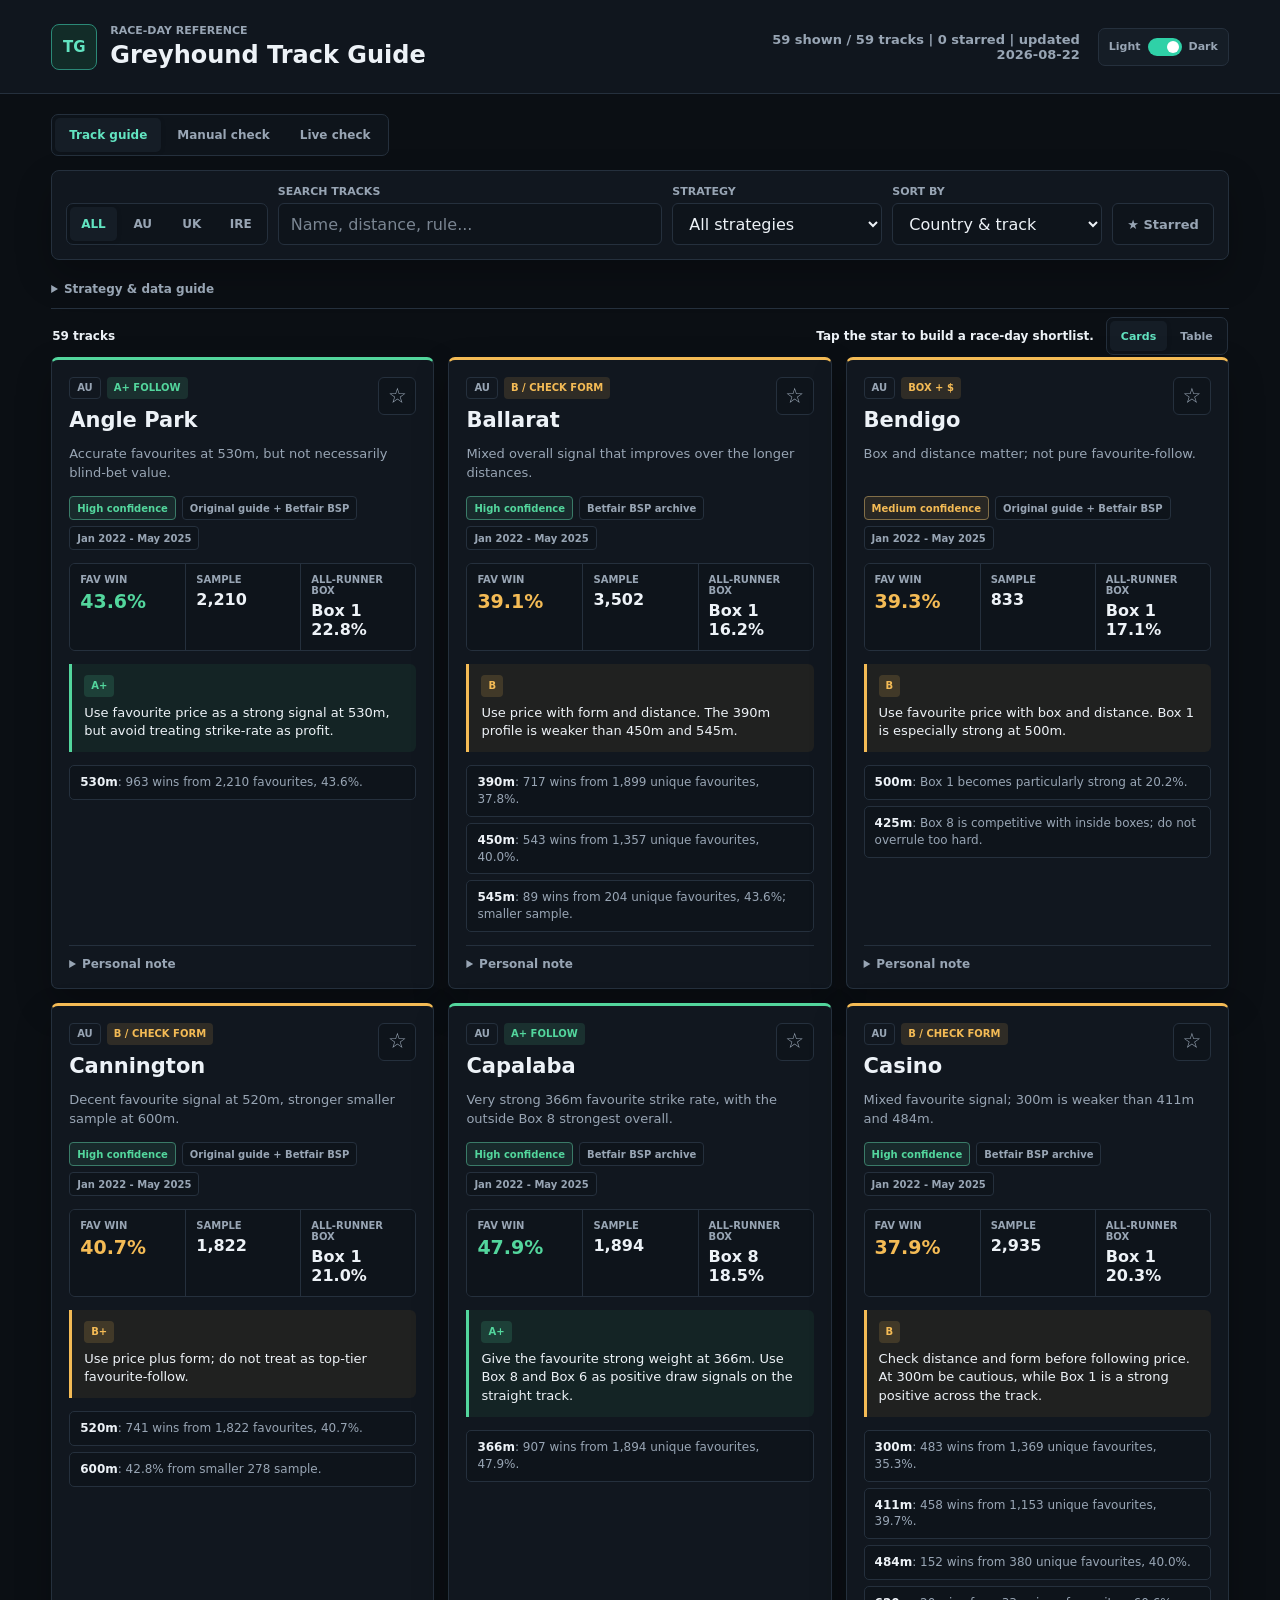
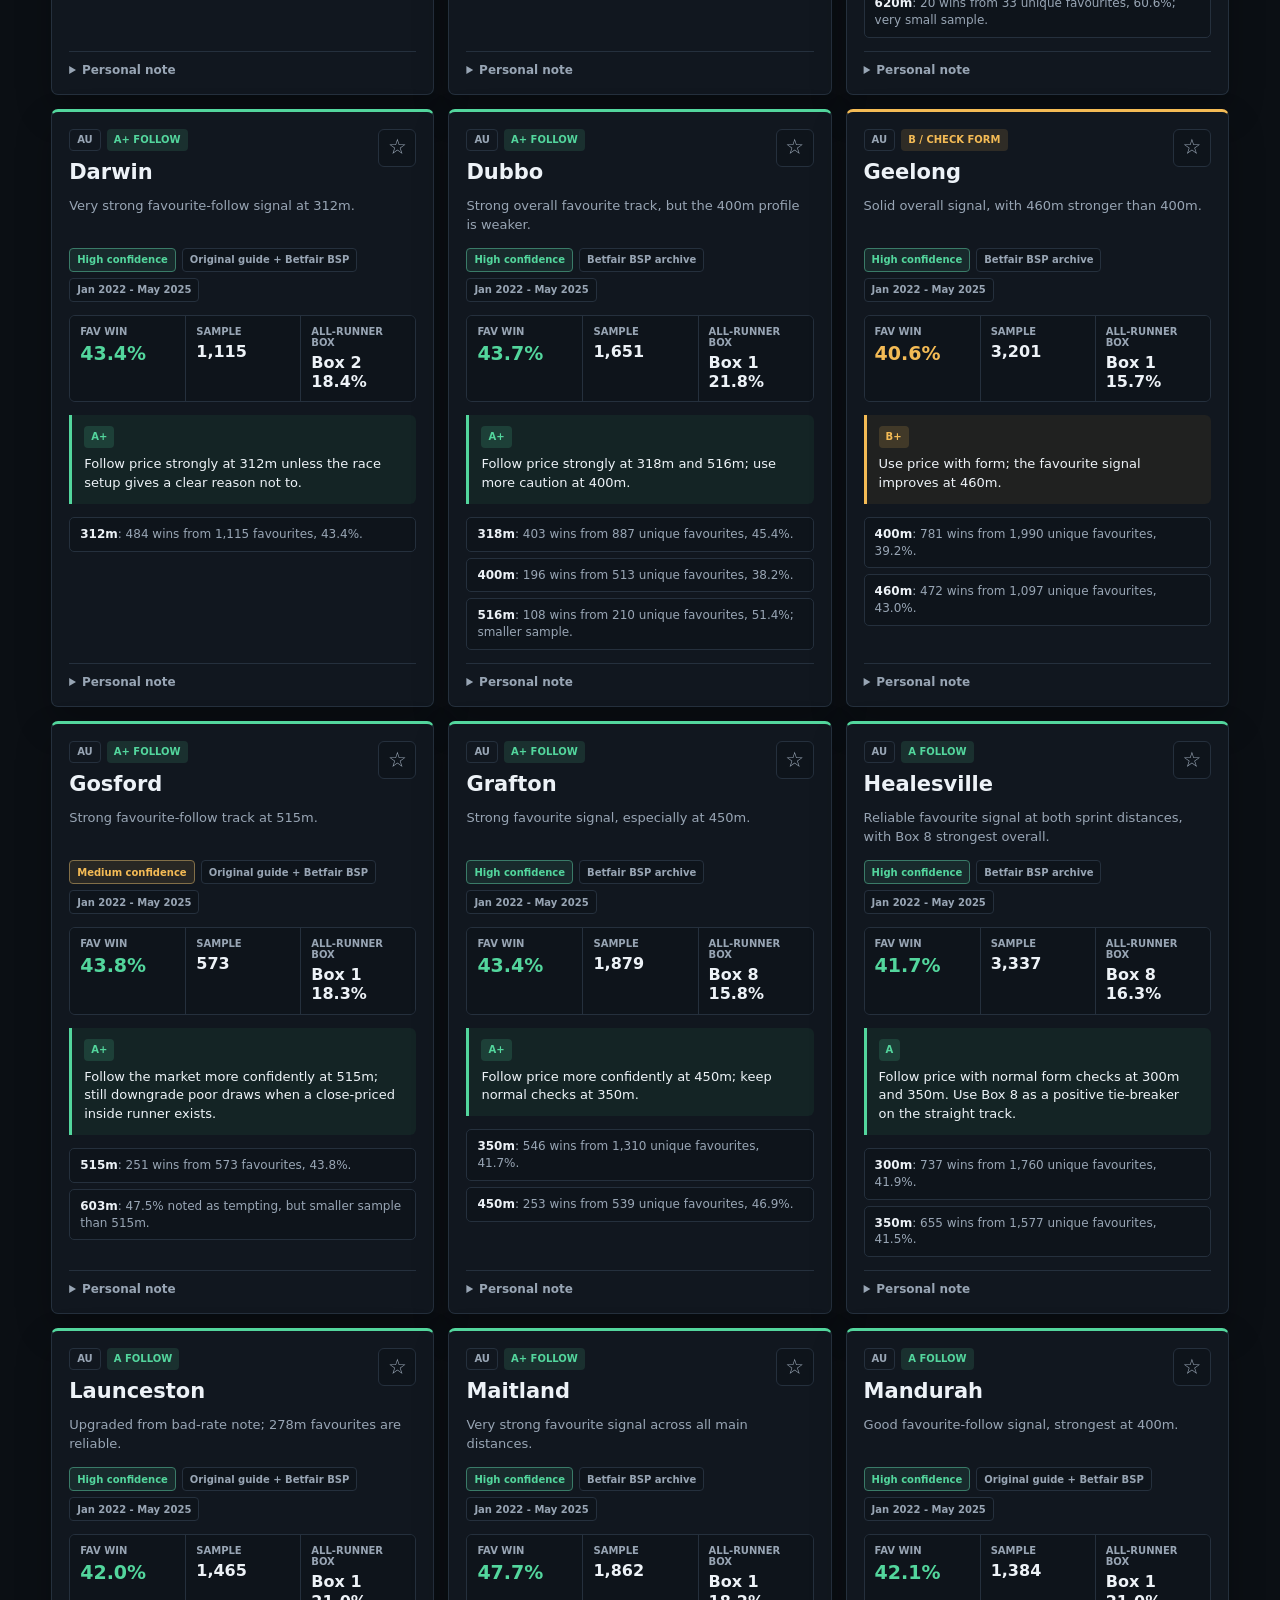
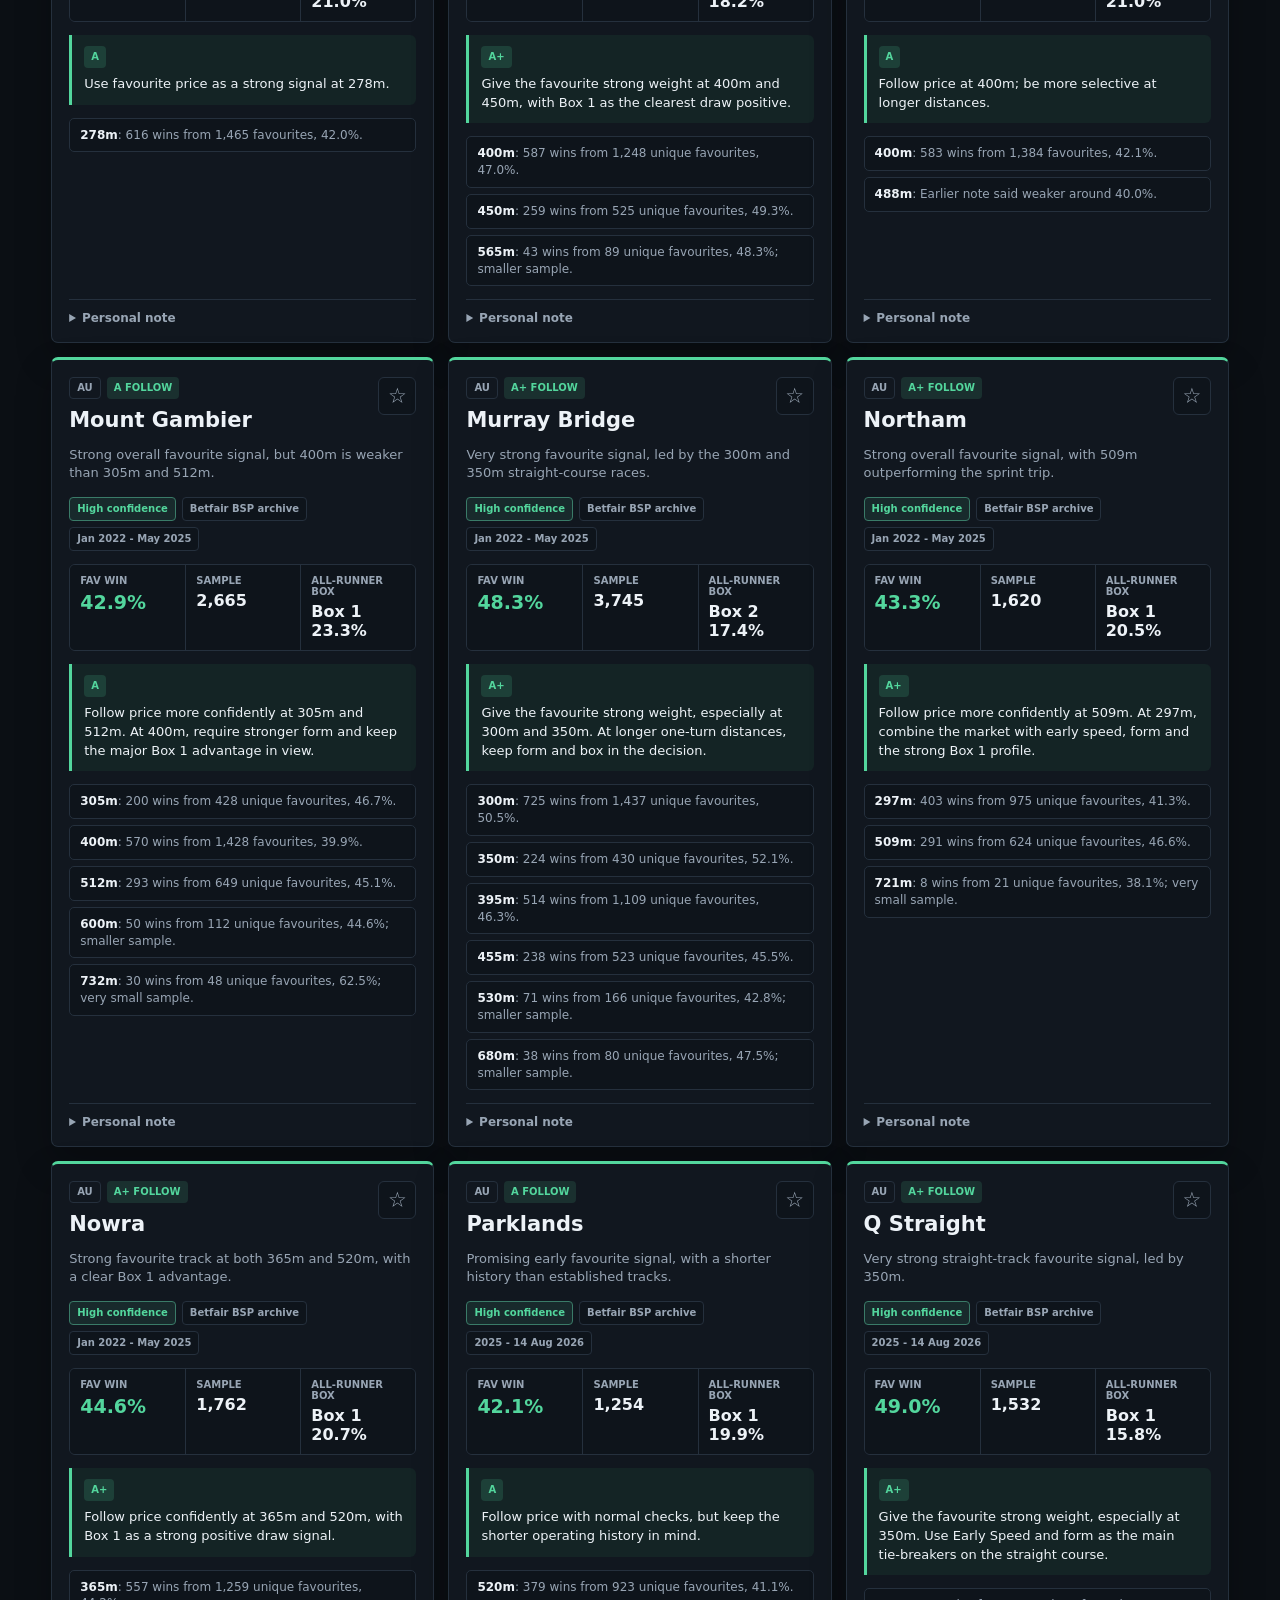
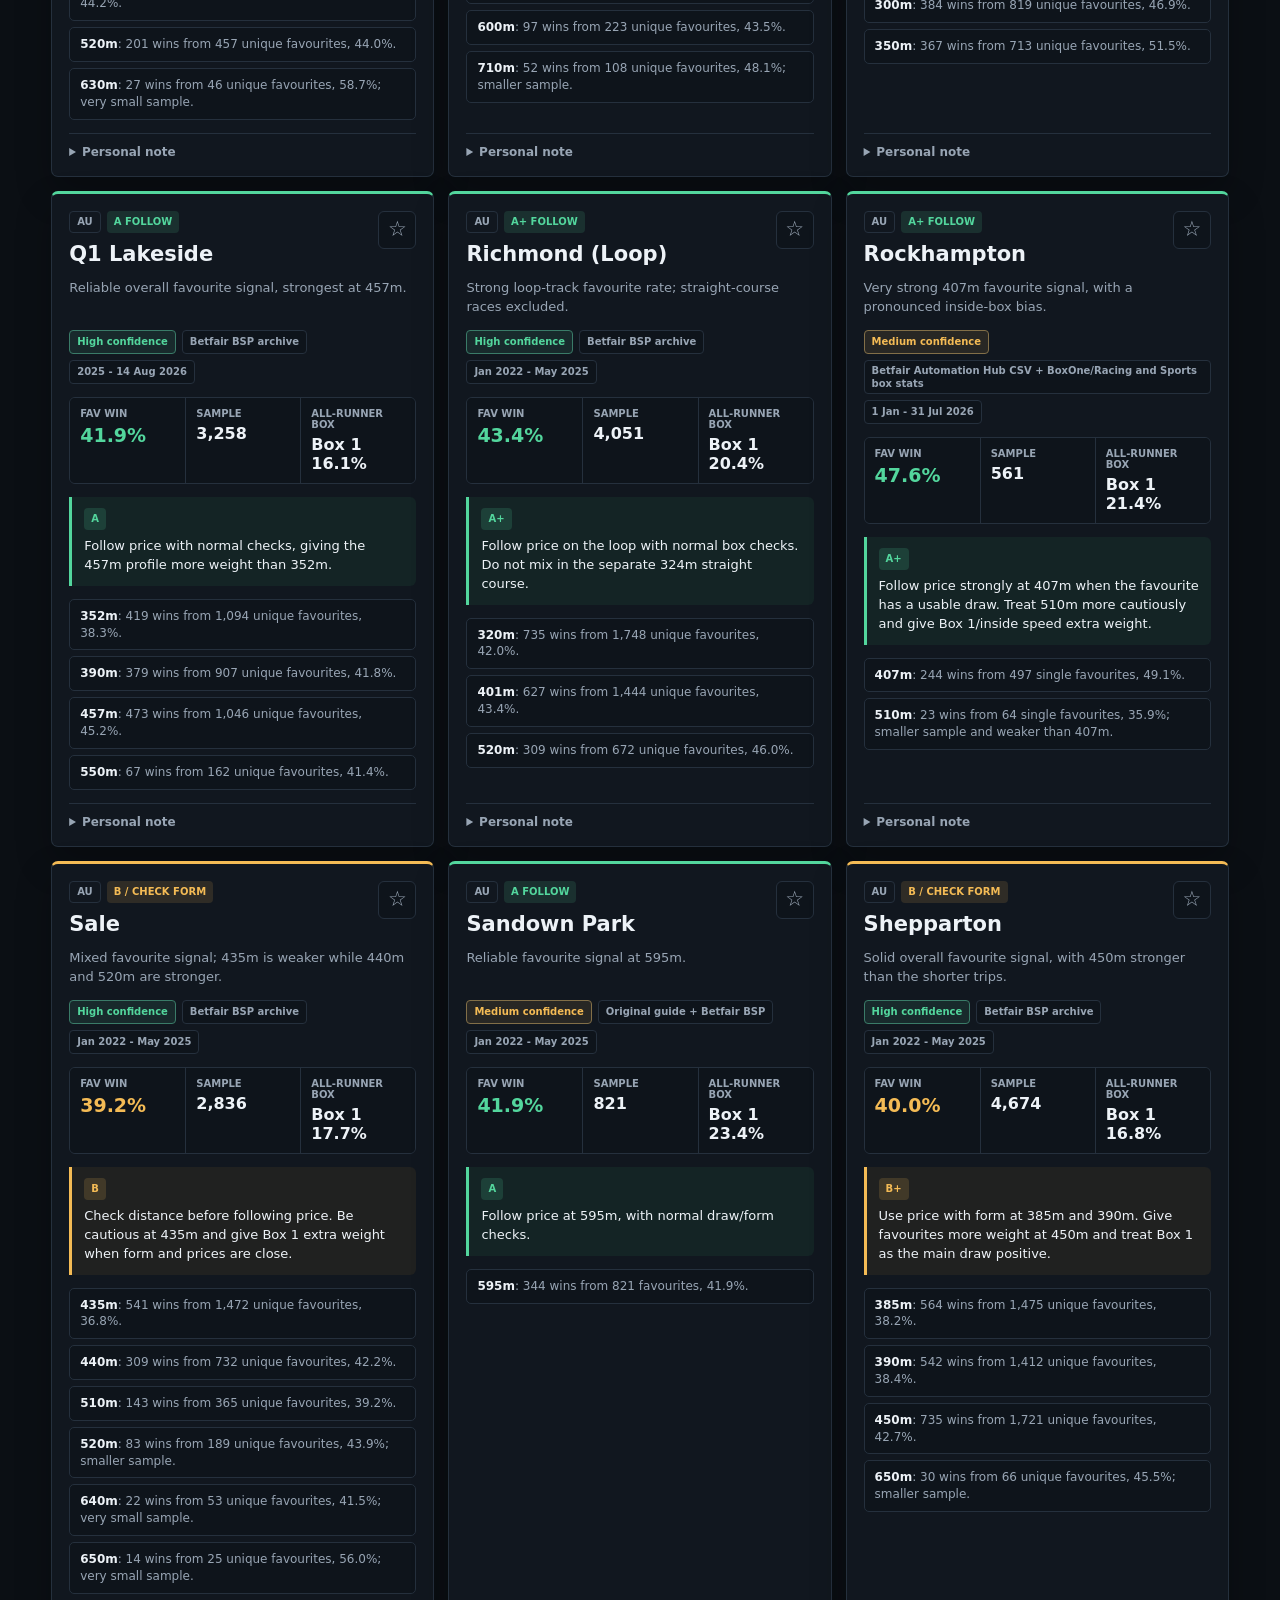
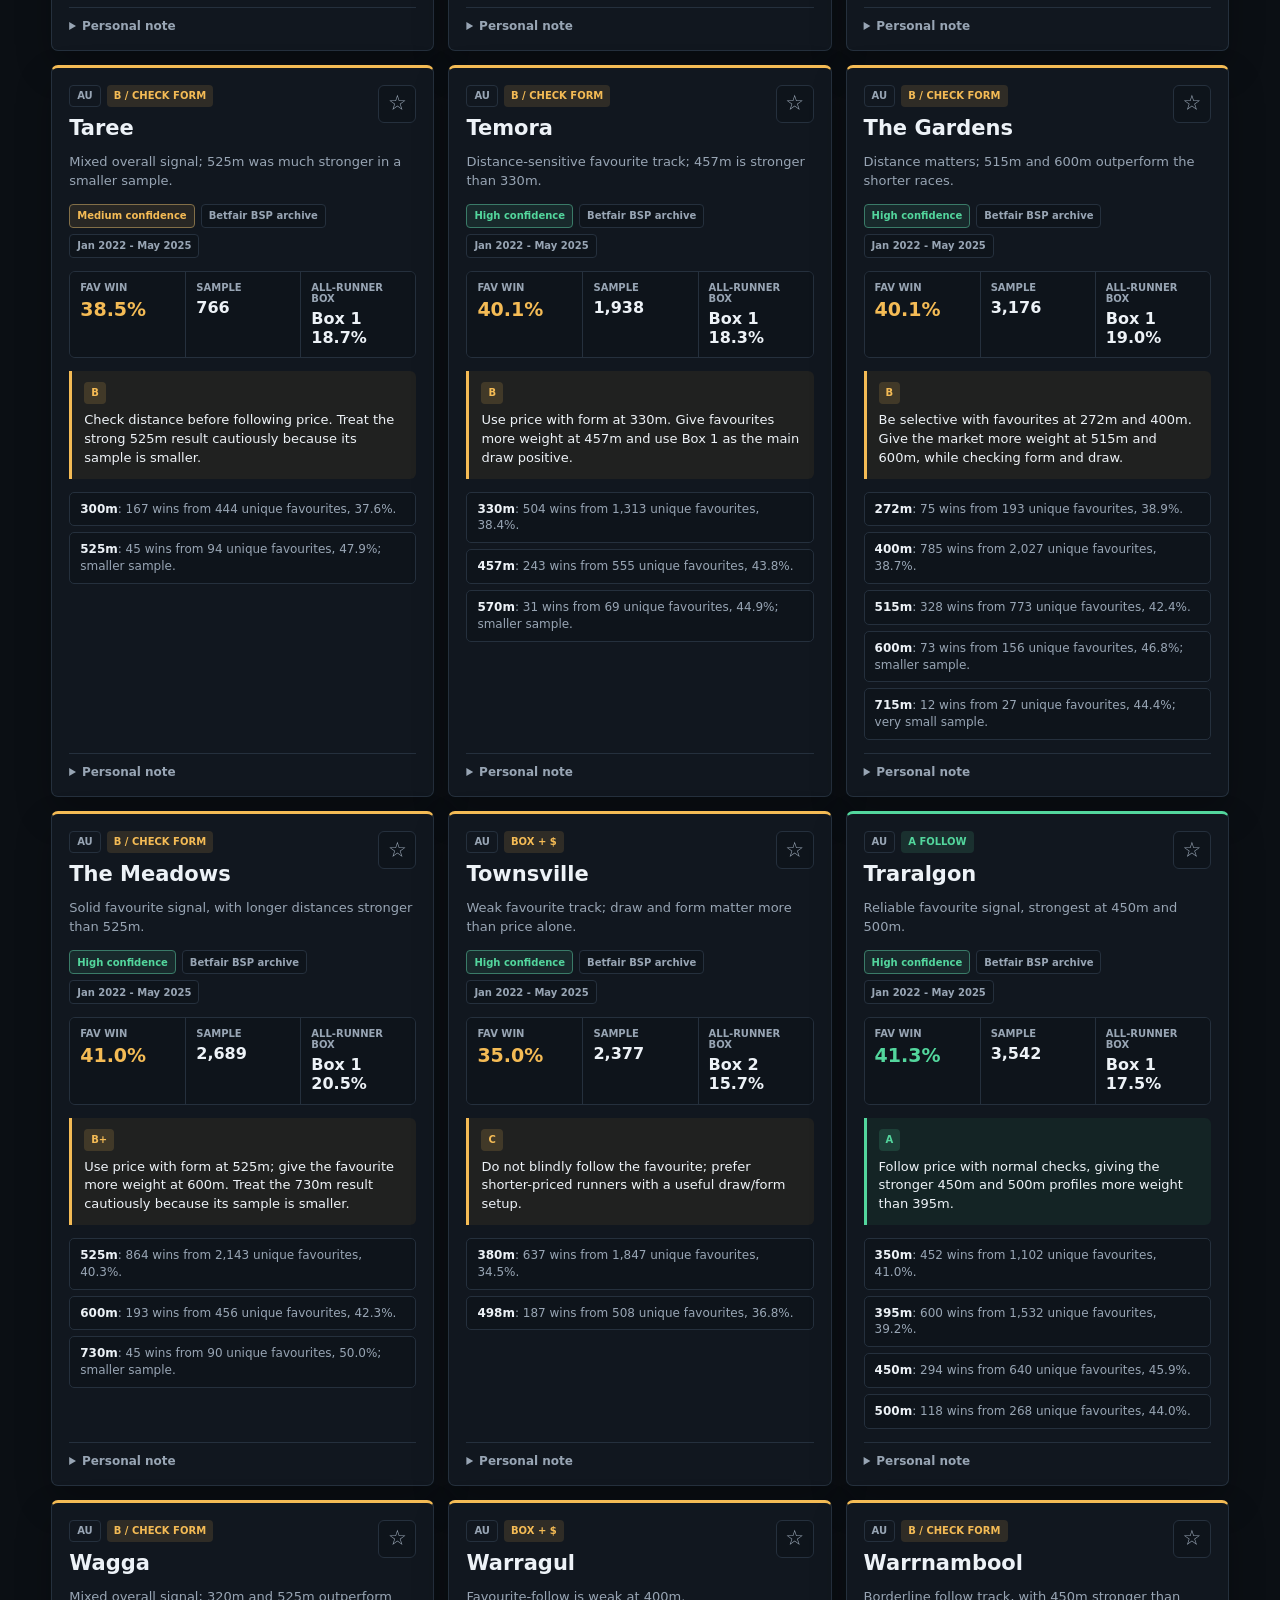
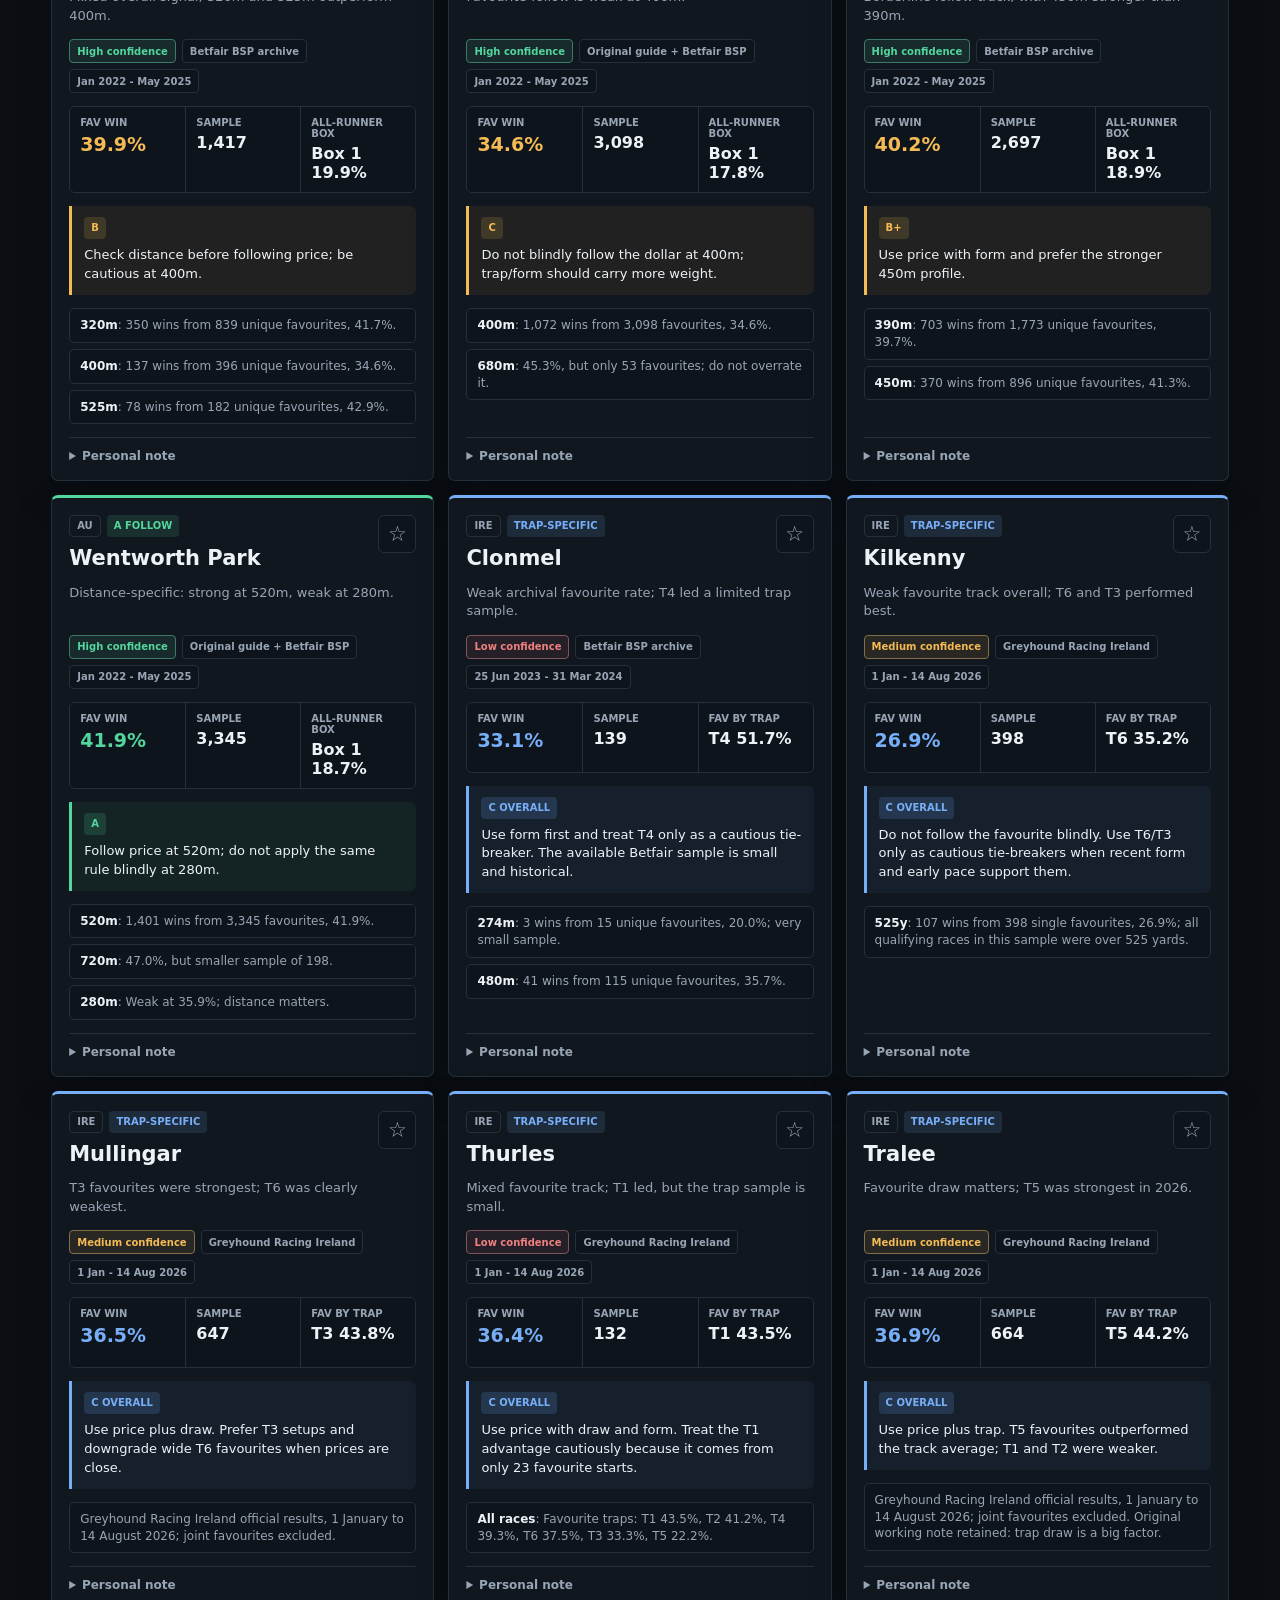
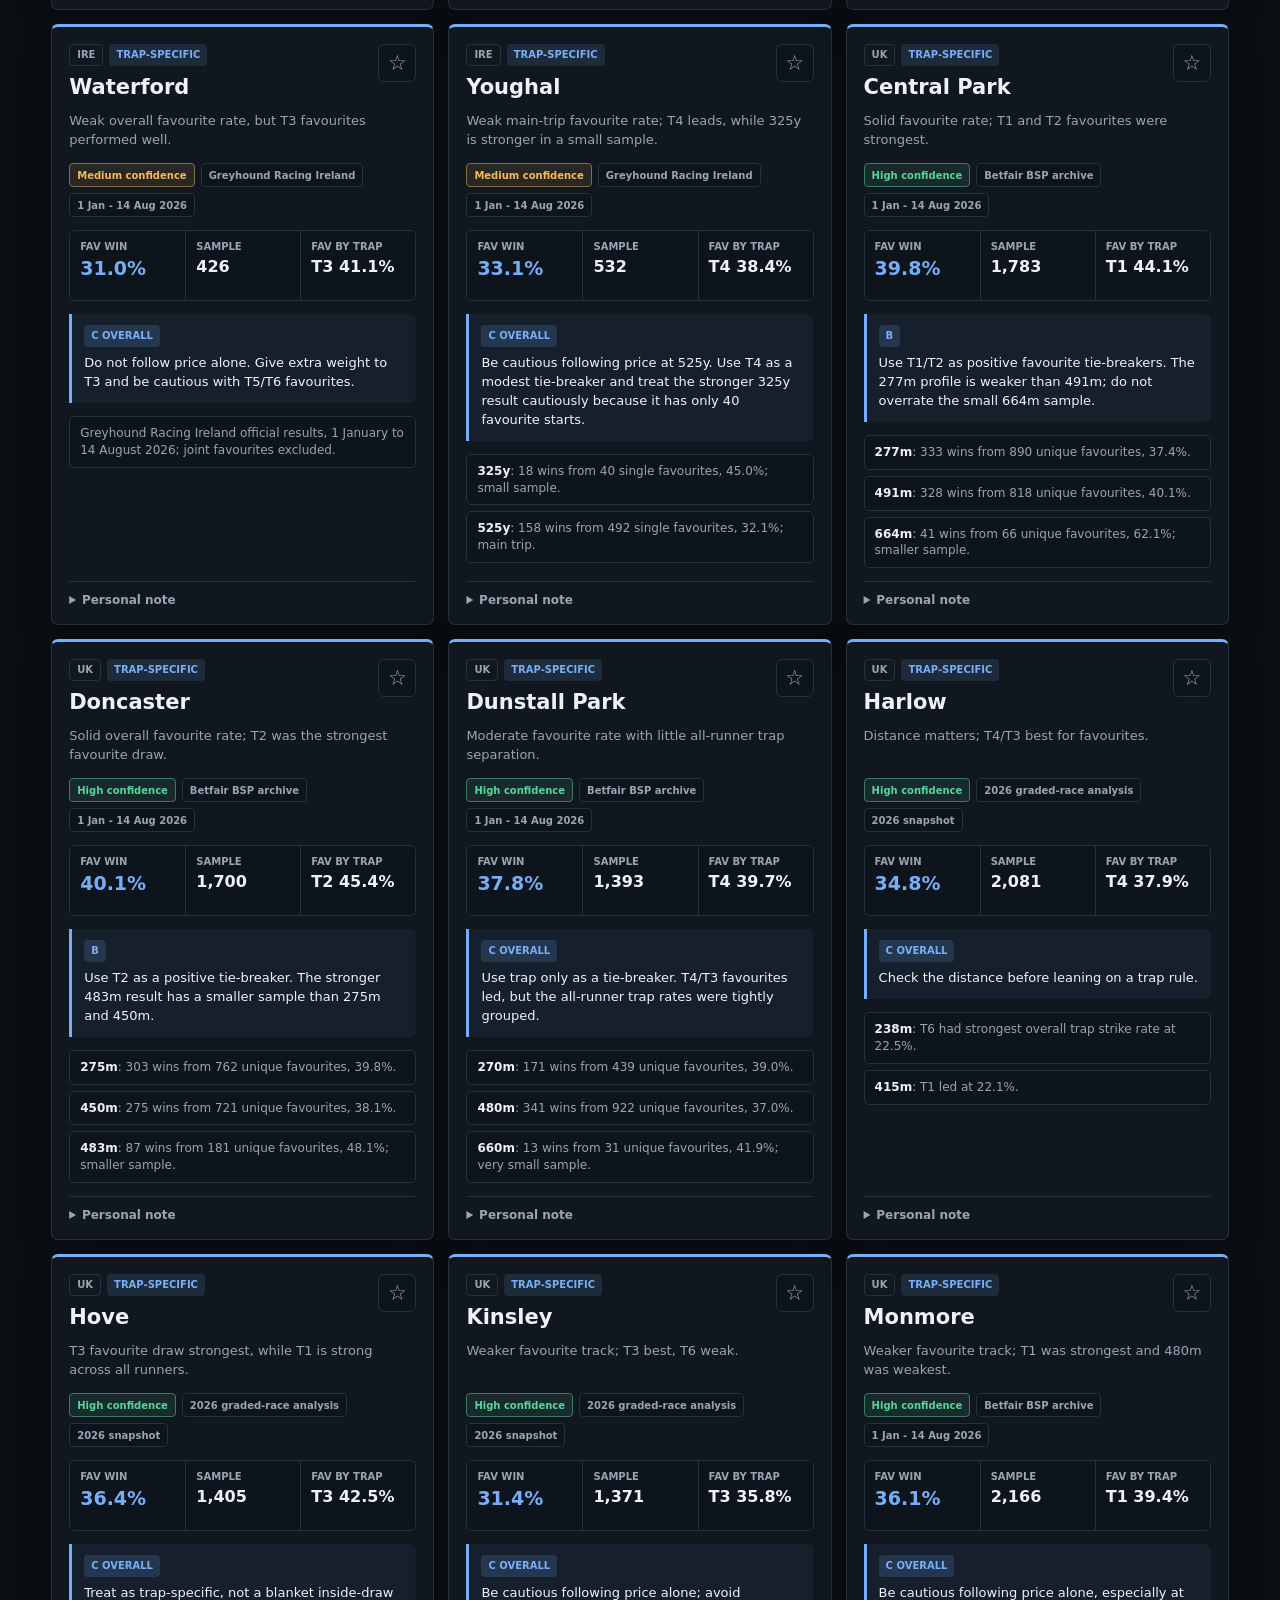
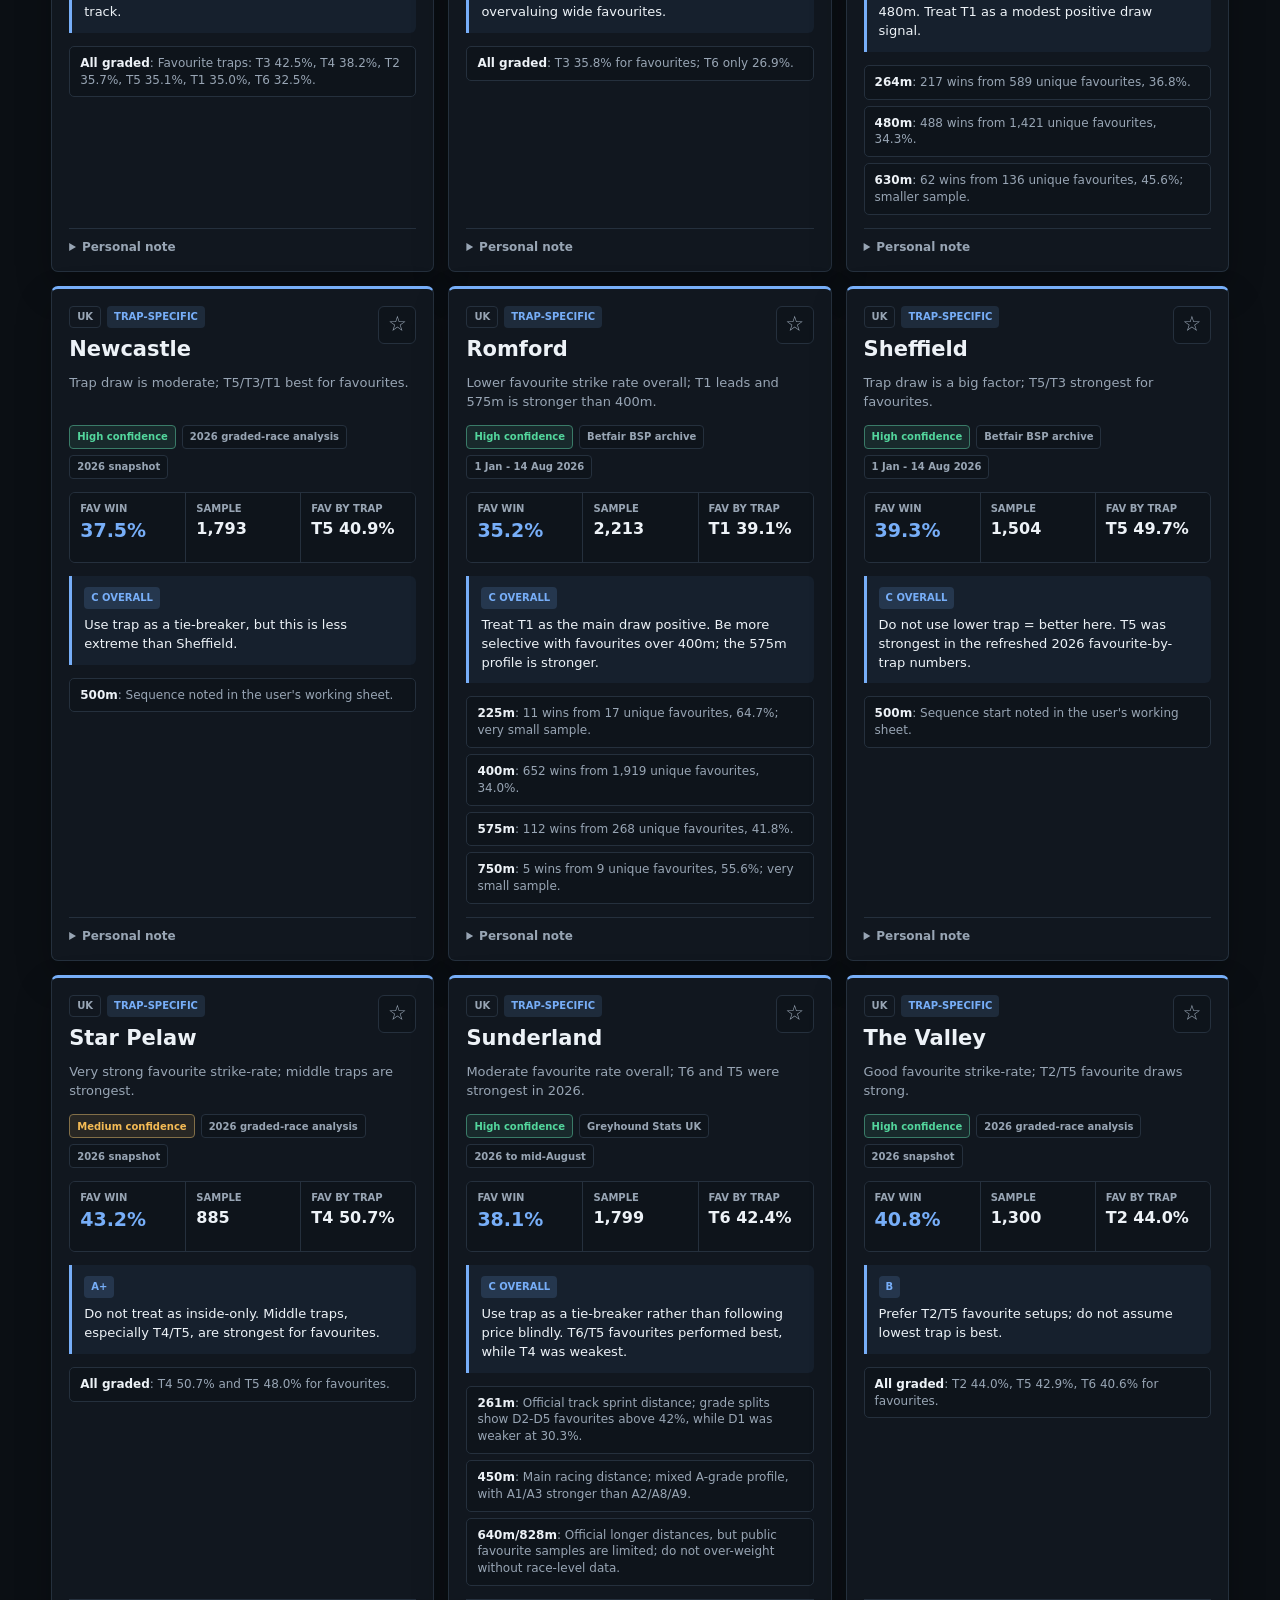
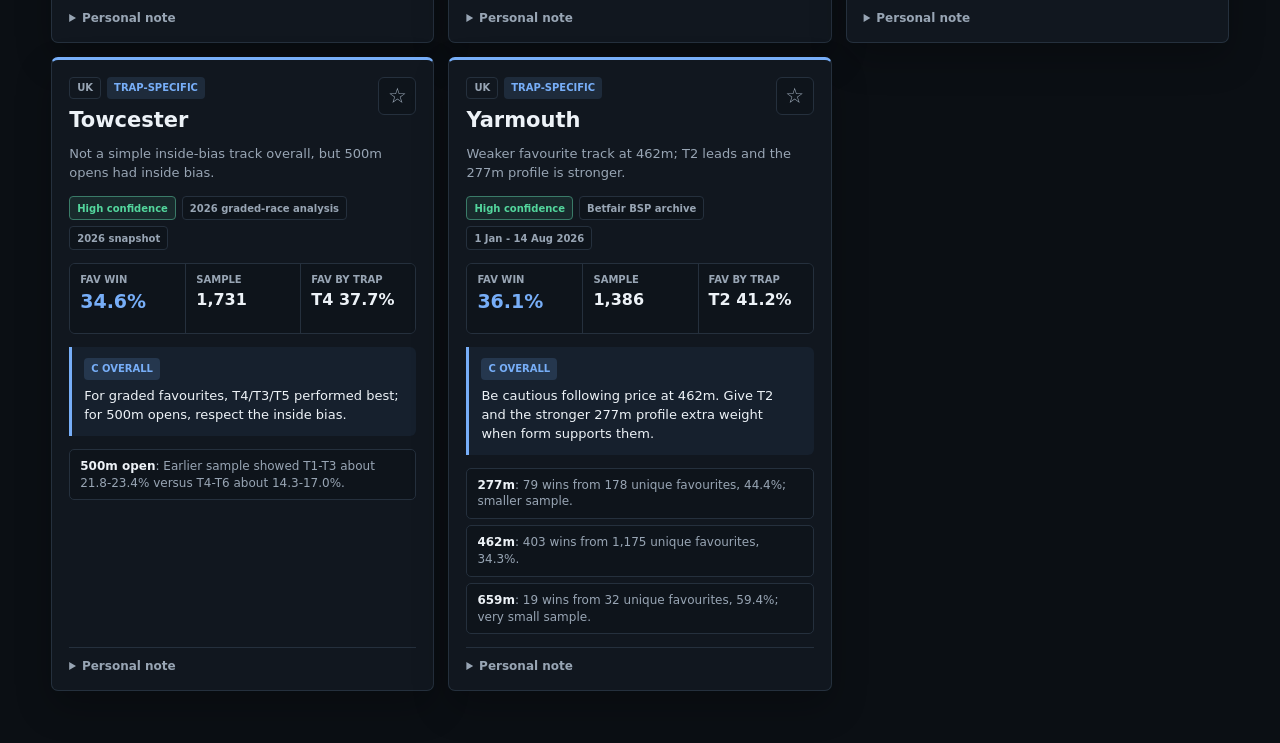
<file: index.html>
<!doctype html>
<html lang="en" data-theme="dark">
<head>
  <meta charset="utf-8">
  <meta name="viewport" content="width=device-width, initial-scale=1">
  <meta name="theme-color" content="#0b0f14">
  <title>Greyhound Track Guide</title>
  <link rel="stylesheet" href="styles.css?v=20260817c">
</head>
<body>
  <header class="topbar">
    <div class="brand">
      <div class="brand-mark" aria-hidden="true">TG</div>
      <div>
        <p class="eyebrow">Race-day reference</p>
        <h1>Greyhound Track Guide</h1>
      </div>
    </div>
    <div class="header-actions">
      <div class="summary" id="summary">Loading tracks...</div>
      <button class="theme-toggle" id="themeToggle" type="button" aria-pressed="true">
        <span>Light</span>
        <span class="toggle-track" aria-hidden="true"><span></span></span>
        <span>Dark</span>
      </button>
    </div>
  </header>

  <main>
    <nav class="mode-tabs" id="modeTabs" aria-label="Guide section">
      <button type="button" class="active" data-mode="guide" aria-pressed="true">Track guide</button>
      <button type="button" data-mode="manual" aria-pressed="false">Manual check</button>
      <button type="button" data-mode="live" aria-pressed="false">Live check</button>
    </nav>

    <section id="guideView">
    <section class="controls" aria-label="Track filters">
      <div class="country-tabs" id="countryTabs"></div>
      <label class="search">
        <span>Search tracks</span>
        <input id="searchInput" type="search" placeholder="Name, distance, rule..." autocomplete="off">
      </label>
      <label class="select">
        <span>Strategy</span>
        <select id="strategyFilter">
          <option value="all">All strategies</option>
        </select>
      </label>
      <label class="select">
        <span>Sort by</span>
        <select id="sortSelect">
          <option value="country">Country &amp; track</option>
          <option value="rate">Favourite win rate</option>
          <option value="sample">Sample size</option>
          <option value="track">Track name</option>
        </select>
      </label>
      <button class="starred-filter" id="starredFilter" type="button" aria-pressed="false">
        <span aria-hidden="true">&#9733;</span> Starred
      </button>
    </section>

    <details class="legend-panel">
      <summary>Strategy &amp; data guide</summary>
      <div class="legend" id="legend"></div>
    </details>

    <section class="results-head" aria-live="polite">
      <p id="resultCount">Tracks</p>
      <div class="results-actions">
        <p>Tap the star to build a race-day shortlist.</p>
        <div class="view-toggle" id="viewToggle" role="group" aria-label="Result view">
          <button type="button" data-view="cards" aria-pressed="true">Cards</button>
          <button type="button" data-view="table" aria-pressed="false">Table</button>
        </div>
      </div>
    </section>

    <section class="track-grid" id="trackGrid" aria-live="polite"></section>
    <div class="track-table-wrap" id="trackTableWrap" hidden>
      <table class="track-table">
        <caption class="sr-only">Track statistics comparison</caption>
        <thead>
          <tr>
            <th scope="col">Track</th>
            <th scope="col">Confidence</th>
            <th scope="col">Fav win</th>
            <th scope="col">Sample</th>
            <th scope="col">Draw metric</th>
            <th scope="col">Strongest distance</th>
            <th scope="col">Source</th>
            <th scope="col"><span class="sr-only">Shortlist</span></th>
          </tr>
        </thead>
        <tbody id="trackTableBody"></tbody>
      </table>
    </div>
    </section>

    <section class="manual-view" id="manualView" hidden>
      <div class="manual-toolbar">
        <div>
          <p class="eyebrow">No connection required</p>
          <h2>Manual Race Check</h2>
        </div>
        <span class="local-status">Stored on this device</span>
      </div>

      <div class="manual-workspace">
        <form class="manual-entry" id="manualForm">
          <div class="manual-fields">
            <label>
              <span>Track</span>
              <select id="manualTrack" required>
                <option value="">Select track</option>
              </select>
            </label>
            <label>
              <span>Distance</span>
              <input id="manualDistance" type="text" inputmode="numeric" placeholder="450m" autocomplete="off">
            </label>
          </div>
          <label class="manual-racecard">
            <span>Racecard</span>
            <textarea id="manualRacecard" rows="12" placeholder="1 Rapid Echo 2.80&#10;2 Blue Lantern 4.20&#10;3 Final Turn 6.00" required></textarea>
          </label>
          <p class="manual-message" id="manualMessage" role="status"></p>
          <div class="manual-actions">
            <button class="secondary-button" id="clearManual" type="button">Clear</button>
            <button class="primary-button" type="submit">Check race</button>
          </div>
        </form>

        <section class="manual-results" id="manualResults" aria-live="polite">
          <div class="race-empty">Paste a racecard to compare its runners with the track guide.</div>
        </section>
      </div>
    </section>

    <section class="live-view" id="liveView" hidden>
      <div class="live-toolbar">
        <div>
          <p class="eyebrow">Betfair delayed feed</p>
          <h2>Live Race Check</h2>
        </div>
        <div class="live-actions">
          <span class="connection-status offline" id="connectionStatus">Connector offline</span>
          <button class="secondary-button" id="refreshMarkets" type="button" disabled>Refresh</button>
          <button class="primary-button" id="connectBetfair" type="button">Connect</button>
        </div>
      </div>

      <div class="connector-offline" id="connectorOffline">
        <strong>Start the local Betfair connector</strong>
        <span>The connection runs on this computer and keeps account details out of the public site.</span>
        <a class="primary-button" href="http://127.0.0.1:8787/">Open local Track Guide</a>
      </div>

      <div class="live-workspace" id="liveWorkspace" hidden>
        <aside class="race-browser" aria-label="Upcoming races">
          <div class="race-browser-head">
            <div>
              <span class="eyebrow">Race window</span>
              <select id="raceWindow" aria-label="Upcoming race window">
                <option value="5">Next 5 min</option>
                <option value="15">Next 15 min</option>
                <option value="60">Next 60 min</option>
              </select>
            </div>
            <span id="marketFreshness">Waiting</span>
          </div>
          <div class="race-list" id="raceList"></div>
        </aside>

        <section class="race-detail" id="raceDetail" aria-live="polite">
          <div class="race-empty">Select an upcoming race.</div>
        </section>
      </div>
    </section>

    <dialog class="betfair-dialog" id="betfairDialog">
      <form id="betfairForm">
        <div class="dialog-head">
          <div>
            <p class="eyebrow">Local connection</p>
            <h2>Connect Betfair</h2>
          </div>
          <button class="dialog-close" type="button" id="closeBetfair" aria-label="Close">&times;</button>
        </div>
        <label class="dialog-field">
          <span>Delayed app key</span>
          <input name="appKey" type="password" autocomplete="off" required>
        </label>
        <label class="dialog-field">
          <span>Betfair username</span>
          <input name="username" type="text" autocomplete="username" required>
        </label>
        <label class="dialog-field">
          <span>Password <small>append the 2FA code when enabled</small></span>
          <input name="password" type="password" autocomplete="current-password" required>
        </label>
        <label class="dialog-field">
          <span>Account region</span>
          <select name="jurisdiction">
            <option value="au">Australia / New Zealand</option>
            <option value="global">United Kingdom / Ireland</option>
          </select>
        </label>
        <p class="security-note">Your password is sent directly to Betfair by the local connector and is never saved.</p>
        <p class="form-error" id="betfairError" role="alert"></p>
        <div class="dialog-actions">
          <a href="https://developer.betfair.com/get-started/exchange/" target="_blank" rel="noreferrer">Get a delayed key</a>
          <button class="primary-button" type="submit">Connect</button>
        </div>
      </form>
    </dialog>

    <dialog class="betfair-dialog recorder-dialog" id="recorderDialog">
      <form id="recorderForm">
        <div class="dialog-head">
          <div>
            <p class="eyebrow">Advanced form fallback</p>
            <h2 id="formImportTitle">Import Race Form</h2>
          </div>
          <button class="dialog-close" type="button" id="closeRecorder" aria-label="Close">&times;</button>
        </div>
        <label class="dialog-field">
          <span id="formImportLabel">Complete racecard page</span>
          <textarea id="recorderPaste" rows="10" placeholder="Paste the copied racecard webpage" required></textarea>
        </label>
        <p class="security-note">The selected race, distance and runner names are verified before any data is used.</p>
        <p class="form-error" id="recorderError" role="alert"></p>
        <div class="dialog-actions">
          <a id="openRecorder" href="https://www.thegreyhoundrecorder.com.au/form-guides/" target="_blank" rel="noreferrer">Open source</a>
          <button class="primary-button" type="submit">Use fallback</button>
        </div>
      </form>
    </dialog>
  </main>

  <template id="trackTemplate">
    <article class="track-card">
      <div class="card-head">
        <div>
          <div class="card-labels">
            <span class="country"></span>
            <span class="strategy"></span>
          </div>
          <h2></h2>
        </div>
        <button class="star" type="button" aria-label="Add track to shortlist" title="Add to shortlist">&#9734;</button>
      </div>
      <p class="headline"></p>
      <div class="card-meta"></div>
      <div class="metrics"></div>
      <div class="rule"></div>
      <div class="distances"></div>
      <details class="personal-note">
        <summary>Personal note</summary>
        <textarea rows="3" aria-label="Personal track note" placeholder="Add a race-day note..."></textarea>
      </details>
    </article>
  </template>

  <script src="app.js?v=20260816a"></script>
  <script src="betfair.js?v=20260822c"></script>
  <script src="manual.js?v=20260816a"></script>
</body>
</html>
</file>
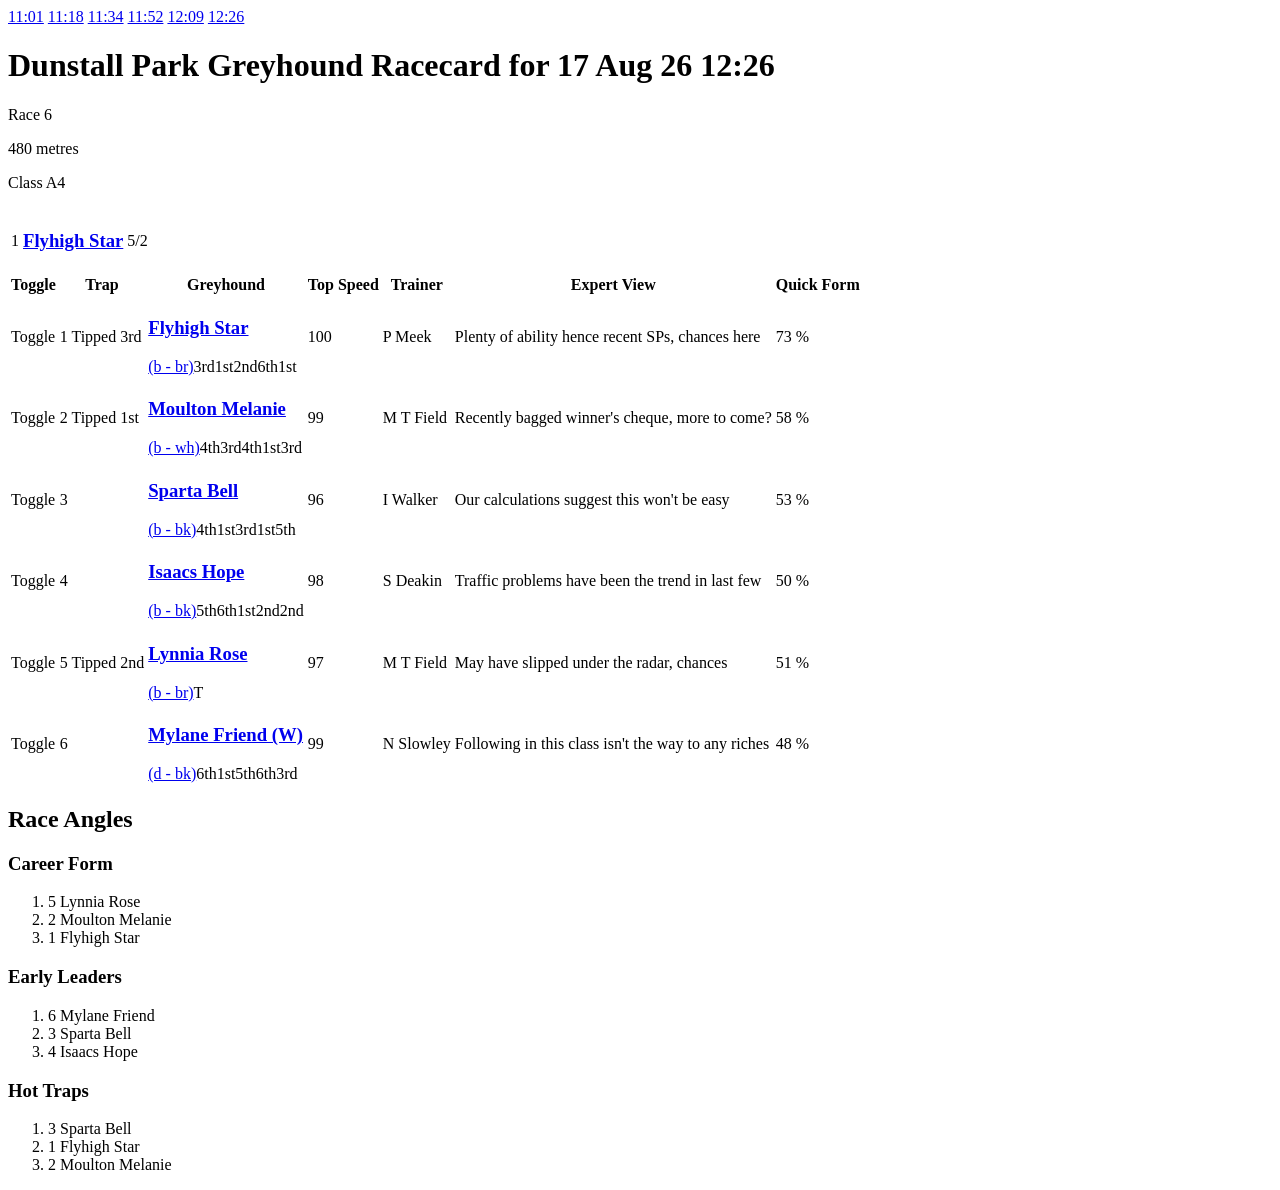
<file: tests/fixtures/atr_dunstall_r6.html>
<!doctype html>
<html lang="en">
<body>
  <main>
    <nav>
      <a href="/racecard/GB/dunstall-park/17-August-2026/1101">11:01</a>
      <a href="/racecard/GB/dunstall-park/17-August-2026/1118">11:18</a>
      <a href="/racecard/GB/dunstall-park/17-August-2026/1134">11:34</a>
      <a href="/racecard/GB/dunstall-park/17-August-2026/1152">11:52</a>
      <a href="/racecard/GB/dunstall-park/17-August-2026/1209">12:09</a>
      <a href="/racecard/GB/dunstall-park/17-August-2026/1226">12:26</a>
    </nav>
    <h1>Dunstall Park Greyhound Racecard for 17 Aug 26 12:26</h1>
    <p>Race 6</p>
    <p>480 metres</p>
    <p>Class A4</p>
    <table class="bookmaker-prices"><tr><td>1</td><td><a href="/stats-hub/greyhound/18960/flyhigh-star"><h3>Flyhigh Star</h3></a></td><td>5/2</td></tr></table>
    <table>
      <thead><tr><th>Toggle</th><th>Trap</th><th>Greyhound</th><th>Top Speed</th><th>Trainer</th><th>Expert View</th><th>Quick Form</th><th></th></tr></thead>
      <tbody>
        <tr><td>Toggle</td><td>1 Tipped 3rd</td><td><a href="/stats-hub/greyhound/18960/flyhigh-star"><h3>Flyhigh Star</h3><span>(b - br)</span></a><span>3rd</span><span>1st</span><span>2nd</span><span>6th</span><span>1st</span></td><td>100</td><td>P Meek</td><td>Plenty of ability hence recent SPs, chances here</td><td>73 %</td><td></td></tr>
        <tr><td>Toggle</td><td>2 Tipped 1st</td><td><a href="/stats-hub/greyhound/58455/moulton-melanie"><h3>Moulton Melanie</h3><span>(b - wh)</span></a><span>4th</span><span>3rd</span><span>4th</span><span>1st</span><span>3rd</span></td><td>99</td><td>M T Field</td><td>Recently bagged winner's cheque, more to come?</td><td>58 %</td><td></td></tr>
        <tr><td>Toggle</td><td>3</td><td><a href="/stats-hub/greyhound/19502/sparta-bell"><h3>Sparta Bell</h3><span>(b - bk)</span></a><span>4th</span><span>1st</span><span>3rd</span><span>1st</span><span>5th</span></td><td>96</td><td>I Walker</td><td>Our calculations suggest this won't be easy</td><td>53 %</td><td></td></tr>
        <tr><td>Toggle</td><td>4</td><td><a href="/stats-hub/greyhound/7348/isaacs-hope"><h3>Isaacs Hope</h3><span>(b - bk)</span></a><span>5th</span><span>6th</span><span>1st</span><span>2nd</span><span>2nd</span></td><td>98</td><td>S Deakin</td><td>Traffic problems have been the trend in last few</td><td>50 %</td><td></td></tr>
        <tr><td>Toggle</td><td>5 Tipped 2nd</td><td><a href="/stats-hub/greyhound/61778/lynnia-rose"><h3>Lynnia Rose</h3><span>(b - br)</span></a><span>T</span></td><td>97</td><td>M T Field</td><td>May have slipped under the radar, chances</td><td>51 %</td><td></td></tr>
        <tr><td>Toggle</td><td>6</td><td><a href="/stats-hub/greyhound/54513/mylane-friend"><h3>Mylane Friend (W)</h3><span>(d - bk)</span></a><span>6th</span><span>1st</span><span>5th</span><span>6th</span><span>3rd</span></td><td>99</td><td>N Slowley</td><td>Following in this class isn't the way to any riches</td><td>48 %</td><td></td></tr>
      </tbody>
    </table>
    <section><h2>Race Angles</h2>
      <article><h3>Career Form</h3><ol><li>5 Lynnia Rose</li><li>2 Moulton Melanie</li><li>1 Flyhigh Star</li></ol></article>
      <article><h3>Early Leaders</h3><ol><li>6 Mylane Friend</li><li>3 Sparta Bell</li><li>4 Isaacs Hope</li></ol></article>
      <article><h3>Hot Traps</h3><ol><li>3 Sparta Bell</li><li>1 Flyhigh Star</li><li>2 Moulton Melanie</li></ol></article>
    </section>
  </main>
</body>
</html>
</file>
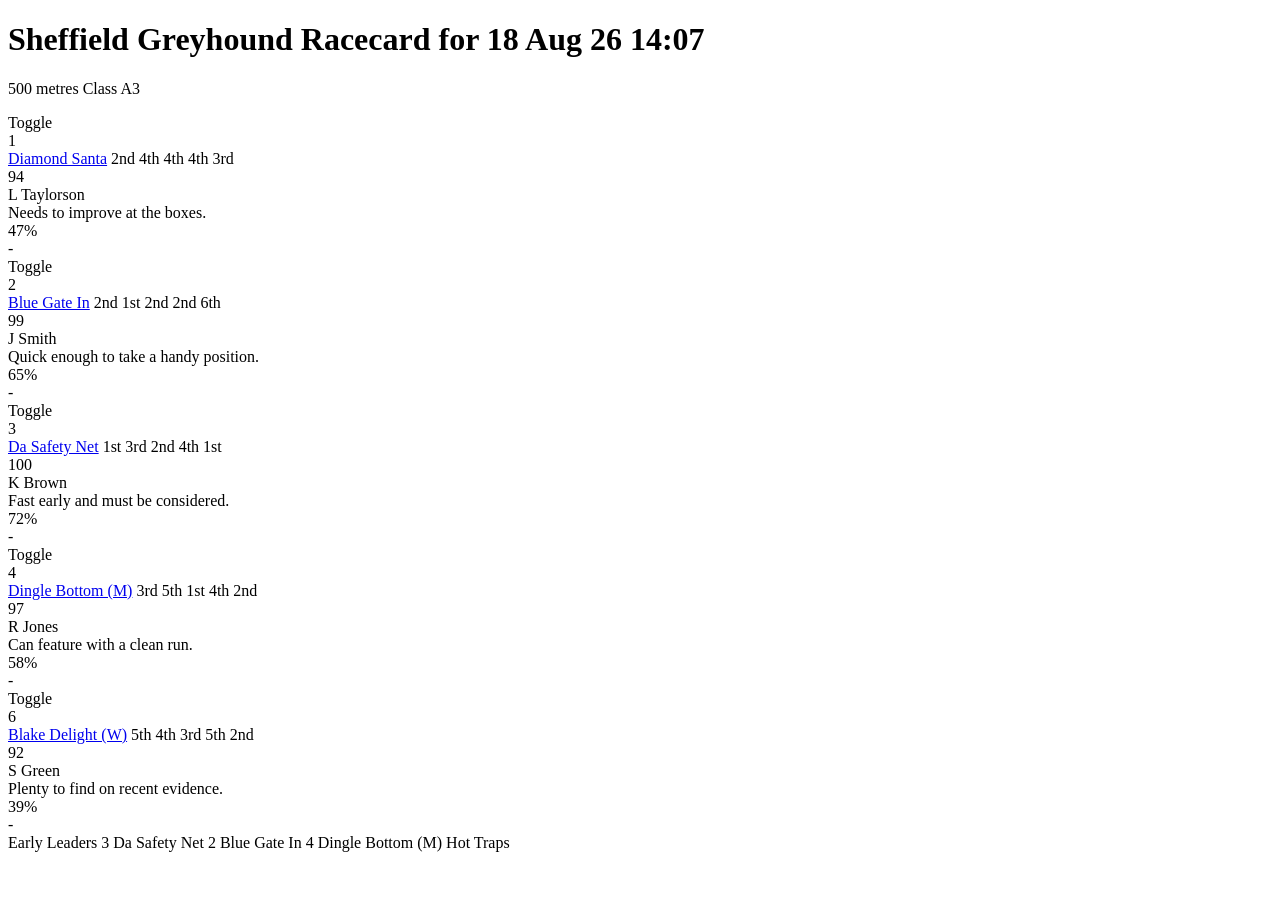
<file: tests/fixtures/atr_sheffield_rendered.html>
<!doctype html>
<html lang="en">
<head><title>ATR rendered-card regression fixture</title></head>
<body>
  <h1>Sheffield Greyhound Racecard for 18 Aug 26 14:07</h1>
  <p>500 metres Class A3</p>
  <div role="table">
    <div role="row">
      <div role="cell">Toggle</div><div role="cell">1</div>
      <div role="cell"><a href="/stats-hub/greyhound/diamond-santa">Diamond Santa</a> 2nd 4th 4th 4th 3rd</div>
      <div role="cell">94</div><div role="cell">L Taylorson</div><div role="cell">Needs to improve at the boxes.</div><div role="cell">47%</div><div role="cell">-</div>
    </div>
    <div role="row">
      <div role="cell">Toggle</div><div role="cell">2</div>
      <div role="cell"><a href="/stats-hub/greyhound/blue-gate-in">Blue Gate In</a> 2nd 1st 2nd 2nd 6th</div>
      <div role="cell">99</div><div role="cell">J Smith</div><div role="cell">Quick enough to take a handy position.</div><div role="cell">65%</div><div role="cell">-</div>
    </div>
    <div role="row">
      <div role="cell">Toggle</div><div role="cell">3</div>
      <div role="cell"><a href="/stats-hub/greyhound/da-safety-net">Da Safety Net</a> 1st 3rd 2nd 4th 1st</div>
      <div role="cell">100</div><div role="cell">K Brown</div><div role="cell">Fast early and must be considered.</div><div role="cell">72%</div><div role="cell">-</div>
    </div>
    <div role="row">
      <div role="cell">Toggle</div><div role="cell">4</div>
      <div role="cell"><a href="/stats-hub/greyhound/dingle-bottom">Dingle Bottom (M)</a> 3rd 5th 1st 4th 2nd</div>
      <div role="cell">97</div><div role="cell">R Jones</div><div role="cell">Can feature with a clean run.</div><div role="cell">58%</div><div role="cell">-</div>
    </div>
    <div role="row">
      <div role="cell">Toggle</div><div role="cell">6</div>
      <div role="cell"><a href="/stats-hub/greyhound/blake-delight">Blake Delight (W)</a> 5th 4th 3rd 5th 2nd</div>
      <div role="cell">92</div><div role="cell">S Green</div><div role="cell">Plenty to find on recent evidence.</div><div role="cell">39%</div><div role="cell">-</div>
    </div>
  </div>
  <section>Early Leaders 3 Da Safety Net 2 Blue Gate In 4 Dingle Bottom (M) Hot Traps</section>
</body>
</html>
</file>
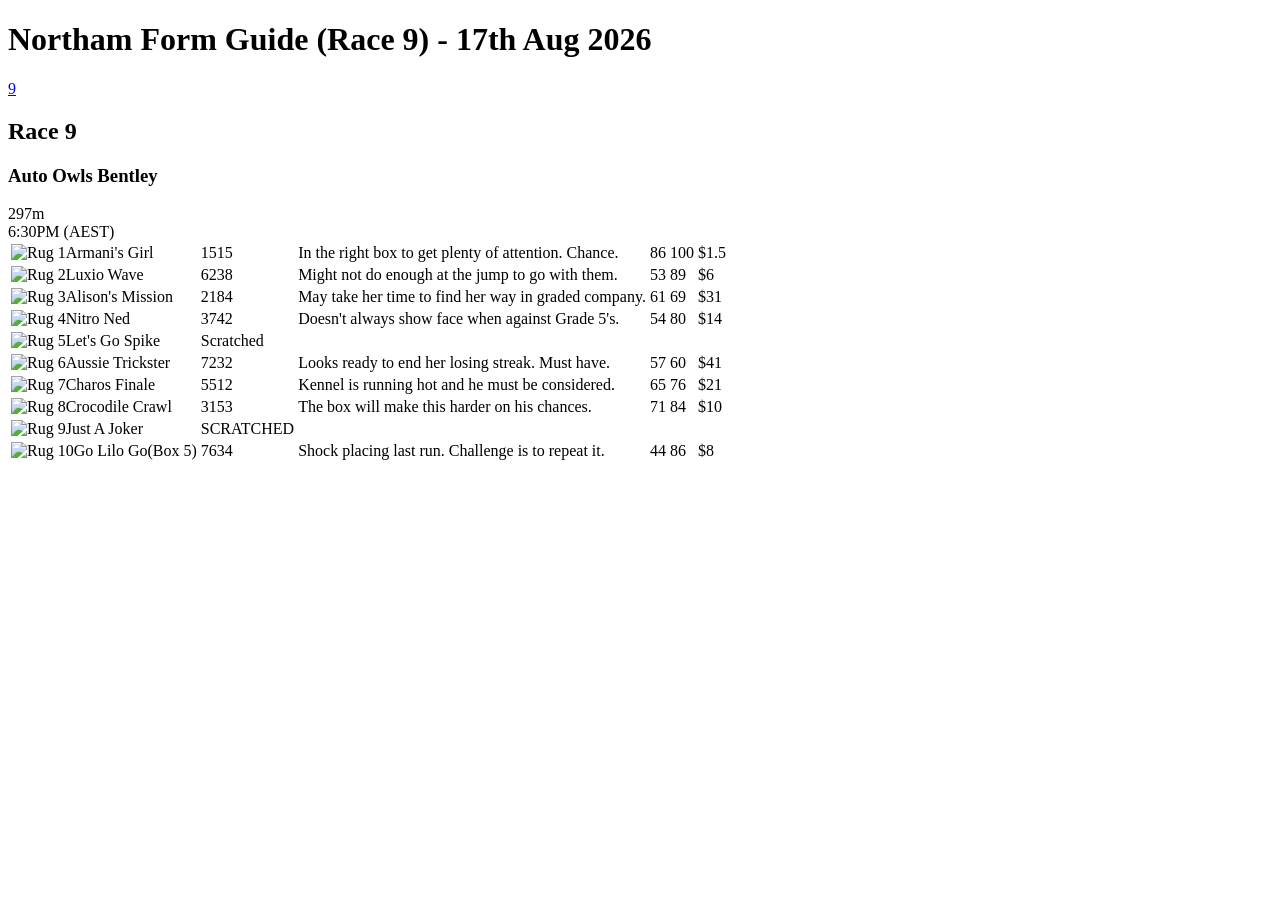
<file: tests/fixtures/northam_r9.html>
<!doctype html>
<html><body>
  <h1 class="form-guide-meeting__heading">Northam Form Guide (Race 9) - 17th Aug 2026</h1>
  <a href="/form-guides/northam-20260817/auto-owls-bentley-race-9/long-form/" data-analytics="Meeting Event Selector : Race 9">9</a>
  <div class="meeting-event__header meeting-event__header--desktop">
    <h2 class="meeting-event__header-race">Race 9</h2>
    <h3 class="meeting-event__header-name">Auto Owls Bentley</h3>
    <div class="meeting-event__header-distance">297m</div>
    <div class="meeting-event__header-time">6:30PM (AEST)</div>
  </div>
  <table>
    <tr class="form-guide-long-form-table-selection"><td><img alt="Rug 1"><span class="form-guide-long-form-table-selection__name">Armani's Girl</span></td><td>1515</td><td>In the right box to get plenty of attention. Chance.</td><td><span>86</span></td><td>100</td><td>$1.5</td></tr>
    <tr class="form-guide-long-form-table-selection"><td><img alt="Rug 2"><span class="form-guide-long-form-table-selection__name">Luxio Wave</span></td><td>6238</td><td>Might not do enough at the jump to go with them.</td><td>53</td><td>89</td><td>$6</td></tr>
    <tr class="form-guide-long-form-table-selection"><td><img alt="Rug 3"><span class="form-guide-long-form-table-selection__name">Alison's Mission</span></td><td>2184</td><td>May take her time to find her way in graded company.</td><td>61</td><td>69</td><td>$31</td></tr>
    <tr class="form-guide-long-form-table-selection"><td><img alt="Rug 4"><span class="form-guide-long-form-table-selection__name">Nitro Ned</span></td><td>3742</td><td>Doesn't always show face when against Grade 5's.</td><td>54</td><td>80</td><td>$14</td></tr>
    <tr class="form-guide-long-form-table-selection form-guide-long-form-table-selection--scratched"><td><img alt="Rug 5"><span class="form-guide-long-form-table-selection__name">Let's Go Spike</span></td><td>Scratched</td></tr>
    <tr class="form-guide-long-form-table-selection"><td><img alt="Rug 6"><span class="form-guide-long-form-table-selection__name">Aussie Trickster</span></td><td>7232</td><td>Looks ready to end her losing streak. Must have.</td><td>57</td><td>60</td><td>$41</td></tr>
    <tr class="form-guide-long-form-table-selection"><td><img alt="Rug 7"><span class="form-guide-long-form-table-selection__name">Charos Finale</span></td><td>5512</td><td>Kennel is running hot and he must be considered.</td><td>65</td><td>76</td><td>$21</td></tr>
    <tr class="form-guide-long-form-table-selection"><td><img alt="Rug 8"><span class="form-guide-long-form-table-selection__name">Crocodile Crawl</span></td><td>3153</td><td>The box will make this harder on his chances.</td><td>71</td><td>84</td><td>$10</td></tr>
    <tr class="form-guide-long-form-table-selection form-guide-long-form-table-selection--scratched"><td><img alt="Rug 9"><span class="form-guide-long-form-table-selection__name">Just A Joker</span></td><td>SCRATCHED</td></tr>
    <tr class="form-guide-long-form-table-selection"><td><img alt="Rug 10"><span class="form-guide-long-form-table-selection__name">Go Lilo Go</span><span class="form-guide-long-form-table-selection__box">(Box 5)</span></td><td>7634</td><td>Shock placing last run. Challenge is to repeat it.</td><td>44</td><td>86</td><td>$8</td></tr>
  </table>
</body></html>
</file>
<file: styles.css>
:root {
  color-scheme: light;
  --bg: #f2f4f7;
  --surface: #ffffff;
  --surface-raised: #ffffff;
  --surface-soft: #f7f8fa;
  --ink: #17202a;
  --muted: #667180;
  --line: #dce1e7;
  --line-strong: #c7ced7;
  --accent: #006e5b;
  --accent-strong: #005446;
  --accent-soft: #dff4ee;
  --blue: #2066c2;
  --green: #15845a;
  --amber: #a96700;
  --red: #ba4545;
  --shadow: 0 10px 28px rgba(24, 33, 43, 0.08);
}

:root[data-theme="dark"] {
  color-scheme: dark;
  --bg: #0b0f14;
  --surface: #11171f;
  --surface-raised: #151d26;
  --surface-soft: #0e141b;
  --ink: #edf2f7;
  --muted: #98a5b4;
  --line: #25303d;
  --line-strong: #354252;
  --accent: #2fd1a7;
  --accent-strong: #62e4c1;
  --accent-soft: #122c28;
  --blue: #77aef8;
  --green: #53d69d;
  --amber: #f4bb55;
  --red: #f08080;
  --shadow: 0 16px 36px rgba(0, 0, 0, 0.24);
}

html {
  overflow-x: hidden;
}

* {
  box-sizing: border-box;
}

[hidden] {
  display: none !important;
}

.sr-only {
  position: absolute;
  width: 1px;
  height: 1px;
  padding: 0;
  margin: -1px;
  overflow: hidden;
  clip: rect(0, 0, 0, 0);
  white-space: nowrap;
  border: 0;
}

body {
  margin: 0;
  min-width: 320px;
  overflow-x: hidden;
  font-family: Inter, ui-sans-serif, system-ui, -apple-system, BlinkMacSystemFont, "Segoe UI", sans-serif;
  background: var(--bg);
  color: var(--ink);
}

button,
input,
select,
textarea {
  font: inherit;
}

button,
summary,
select {
  cursor: pointer;
}

button:focus-visible,
input:focus-visible,
select:focus-visible,
textarea:focus-visible,
summary:focus-visible {
  outline: 3px solid color-mix(in srgb, var(--accent) 40%, transparent);
  outline-offset: 2px;
}

.topbar {
  display: flex;
  justify-content: space-between;
  gap: 24px;
  align-items: center;
  min-height: 94px;
  padding: 20px clamp(18px, 4vw, 52px);
  background: color-mix(in srgb, var(--surface) 92%, transparent);
  border-bottom: 1px solid var(--line);
}

.brand,
.header-actions,
.card-labels,
.results-head {
  display: flex;
  align-items: center;
}

.brand {
  gap: 13px;
  min-width: 0;
}

.brand-mark {
  display: grid;
  place-items: center;
  width: 46px;
  height: 46px;
  flex: 0 0 46px;
  border: 1px solid color-mix(in srgb, var(--accent) 55%, var(--line));
  border-radius: 8px;
  background: var(--accent-soft);
  color: var(--accent-strong);
  font-size: 15px;
  font-weight: 800;
}

.eyebrow,
.search > span,
.select > span {
  display: block;
  margin: 0 0 5px;
  color: var(--muted);
  font-size: 11px;
  font-weight: 800;
  letter-spacing: 0;
  text-transform: uppercase;
}

h1 {
  margin: 0;
  font-size: 24px;
  line-height: 1.1;
  letter-spacing: 0;
}

.header-actions {
  justify-content: flex-end;
  gap: 18px;
}

.summary {
  max-width: 330px;
  color: var(--muted);
  font-size: 13px;
  font-weight: 650;
  text-align: right;
}

.theme-toggle {
  display: flex;
  align-items: center;
  gap: 7px;
  min-height: 38px;
  padding: 0 10px;
  border: 1px solid var(--line);
  border-radius: 7px;
  background: var(--surface-raised);
  color: var(--muted);
  font-size: 11px;
  font-weight: 750;
}

.toggle-track {
  position: relative;
  width: 34px;
  height: 18px;
  border-radius: 9px;
  background: var(--line-strong);
}

.toggle-track span {
  position: absolute;
  top: 3px;
  left: 3px;
  width: 12px;
  height: 12px;
  border-radius: 50%;
  background: #fff;
  transition: transform 160ms ease;
}

.theme-toggle[aria-pressed="true"] .toggle-track {
  background: var(--accent);
}

.theme-toggle[aria-pressed="true"] .toggle-track span {
  transform: translateX(16px);
}

main {
  width: 100%;
  max-width: 1680px;
  margin: 0 auto;
  padding: 20px clamp(18px, 4vw, 52px) 52px;
}

.mode-tabs {
  display: inline-flex;
  gap: 2px;
  margin-bottom: 14px;
  padding: 3px;
  border: 1px solid var(--line);
  border-radius: 7px;
  background: var(--surface-soft);
}

.mode-tabs button {
  height: 34px;
  padding: 0 14px;
  border: 0;
  border-radius: 5px;
  background: transparent;
  color: var(--muted);
  font-size: 12px;
  font-weight: 800;
}

.mode-tabs button.active {
  background: var(--surface-raised);
  color: var(--accent-strong);
  box-shadow: 0 1px 5px rgba(0, 0, 0, 0.12);
}

.controls {
  display: grid;
  grid-template-columns: auto minmax(230px, 1fr) minmax(155px, 210px) minmax(155px, 210px) auto;
  gap: 10px;
  align-items: end;
  padding: 14px;
  border: 1px solid var(--line);
  border-radius: 8px;
  background: var(--surface);
  box-shadow: var(--shadow);
}

.country-tabs {
  display: flex;
  gap: 3px;
  align-items: center;
  min-height: 42px;
  padding: 3px;
  border: 1px solid var(--line);
  border-radius: 7px;
  background: var(--surface-soft);
}

.country-tabs button,
.starred-filter,
.star {
  border: 0;
  color: var(--ink);
}

.country-tabs button {
  min-width: 46px;
  height: 34px;
  padding: 0 11px;
  border-radius: 5px;
  background: transparent;
  color: var(--muted);
  font-size: 12px;
  font-weight: 800;
  text-transform: uppercase;
}

.country-tabs button.active {
  background: var(--surface-raised);
  color: var(--accent-strong);
  box-shadow: 0 1px 5px rgba(0, 0, 0, 0.12);
}

.search input,
.select select,
textarea {
  width: 100%;
  border: 1px solid var(--line);
  border-radius: 6px;
  background: var(--surface-soft);
  color: var(--ink);
}

.search input,
.select select {
  height: 42px;
  padding: 0 12px;
}

.search input::placeholder,
textarea::placeholder {
  color: color-mix(in srgb, var(--muted) 78%, transparent);
}

.starred-filter {
  height: 42px;
  padding: 0 14px;
  border: 1px solid var(--line);
  border-radius: 6px;
  background: var(--surface-soft);
  color: var(--muted);
  font-size: 13px;
  font-weight: 750;
}

.starred-filter[aria-pressed="true"] {
  border-color: color-mix(in srgb, var(--amber) 55%, var(--line));
  background: color-mix(in srgb, var(--amber) 13%, var(--surface));
  color: var(--amber);
}

.legend-panel {
  margin: 12px 0 0;
  border-bottom: 1px solid var(--line);
}

.legend-panel > summary {
  width: max-content;
  padding: 10px 0 12px;
  color: var(--muted);
  font-size: 12px;
  font-weight: 750;
}

.legend {
  display: grid;
  grid-template-columns: repeat(auto-fit, minmax(230px, 1fr));
  gap: 8px;
  padding: 0 0 14px;
}

.legend-item {
  padding: 10px 12px;
  border: 1px solid var(--line);
  border-radius: 6px;
  background: var(--surface-soft);
  color: var(--muted);
  font-size: 12px;
  line-height: 1.45;
}

.legend-item strong {
  color: var(--ink);
}

.results-head {
  justify-content: space-between;
  gap: 20px;
  min-height: 48px;
  padding: 6px 1px 0;
  color: var(--muted);
  font-size: 12px;
}

.results-head p {
  margin: 0;
}

.results-head p:first-child {
  color: var(--ink);
  font-weight: 800;
}

.results-actions {
  display: flex;
  align-items: center;
  justify-content: flex-end;
  gap: 12px;
}

.view-toggle {
  display: inline-flex;
  flex: 0 0 auto;
  gap: 2px;
  padding: 3px;
  border: 1px solid var(--line);
  border-radius: 7px;
  background: var(--surface-soft);
}

.view-toggle button {
  height: 30px;
  padding: 0 11px;
  border: 0;
  border-radius: 5px;
  background: transparent;
  color: var(--muted);
  font-size: 11px;
  font-weight: 800;
}

.view-toggle button.active {
  background: var(--surface-raised);
  color: var(--accent-strong);
  box-shadow: 0 1px 5px rgba(0, 0, 0, 0.12);
}

.track-grid {
  display: grid;
  grid-template-columns: repeat(auto-fill, minmax(320px, 1fr));
  gap: 14px;
}

.track-card {
  --card-accent: var(--amber);
  display: flex;
  min-height: 390px;
  flex-direction: column;
  gap: 13px;
  padding: 17px;
  border: 1px solid var(--line);
  border-top: 3px solid var(--card-accent);
  border-radius: 7px;
  background: var(--surface);
  box-shadow: var(--shadow);
}

.track-card.follow {
  --card-accent: var(--green);
}

.track-card.trap {
  --card-accent: var(--blue);
}

.track-card.research {
  --card-accent: var(--red);
}

.card-head {
  display: flex;
  justify-content: space-between;
  gap: 12px;
}

.card-labels {
  gap: 6px;
  margin-bottom: 9px;
}

.country,
.strategy,
.badge {
  display: inline-flex;
  align-items: center;
  min-height: 22px;
  border-radius: 4px;
  padding: 2px 7px;
  font-size: 10px;
  font-weight: 850;
  line-height: 1;
  text-transform: uppercase;
}

.country {
  border: 1px solid var(--line);
  color: var(--muted);
}

.strategy {
  background: color-mix(in srgb, var(--card-accent) 13%, transparent);
  color: var(--card-accent);
}

.track-card h2 {
  margin: 0;
  font-size: 21px;
  line-height: 1.15;
  letter-spacing: 0;
}

.star {
  display: grid;
  place-items: center;
  width: 38px;
  height: 38px;
  flex: 0 0 38px;
  border: 1px solid var(--line);
  border-radius: 6px;
  background: var(--surface-soft);
  color: var(--muted);
  font-size: 21px;
  line-height: 1;
}

.star:hover,
.star.active {
  border-color: color-mix(in srgb, var(--amber) 55%, var(--line));
  background: color-mix(in srgb, var(--amber) 13%, var(--surface));
  color: var(--amber);
}

.headline {
  min-height: 38px;
  margin: 0;
  color: var(--muted);
  font-size: 13px;
  line-height: 1.45;
}

.card-meta {
  display: flex;
  flex-wrap: wrap;
  gap: 6px;
}

.meta-item,
.confidence {
  display: inline-flex;
  align-items: center;
  min-height: 24px;
  padding: 3px 7px;
  border: 1px solid var(--line);
  border-radius: 4px;
  background: var(--surface-soft);
  color: var(--muted);
  font-size: 10px;
  font-weight: 750;
  line-height: 1.3;
}

.confidence {
  font-weight: 850;
}

.confidence-high {
  border-color: color-mix(in srgb, var(--green) 45%, var(--line));
  background: color-mix(in srgb, var(--green) 10%, var(--surface));
  color: var(--green);
}

.confidence-medium {
  border-color: color-mix(in srgb, var(--amber) 45%, var(--line));
  background: color-mix(in srgb, var(--amber) 10%, var(--surface));
  color: var(--amber);
}

.confidence-low {
  border-color: color-mix(in srgb, var(--red) 45%, var(--line));
  background: color-mix(in srgb, var(--red) 9%, var(--surface));
  color: var(--red);
}

.metrics {
  display: grid;
  grid-template-columns: repeat(3, minmax(0, 1fr));
  border: 1px solid var(--line);
  border-radius: 6px;
  overflow: hidden;
}

.metric {
  min-width: 0;
  min-height: 69px;
  padding: 10px;
  background: var(--surface-soft);
}

.metric + .metric {
  border-left: 1px solid var(--line);
}

.metric span {
  display: block;
  margin-bottom: 5px;
  color: var(--muted);
  font-size: 10px;
  font-weight: 750;
  text-transform: uppercase;
}

.metric strong {
  display: block;
  overflow-wrap: anywhere;
  font-size: 16px;
  line-height: 1.2;
}

.metric:first-child strong {
  color: var(--card-accent);
  font-size: 19px;
}

.rule {
  padding: 11px 12px;
  border-left: 3px solid var(--card-accent);
  border-radius: 0 6px 6px 0;
  background: color-mix(in srgb, var(--card-accent) 8%, var(--surface-soft));
  font-size: 13px;
  line-height: 1.45;
}

.badge {
  margin-bottom: 7px;
  padding: 3px 7px;
  background: color-mix(in srgb, var(--card-accent) 16%, transparent);
  color: var(--card-accent);
}

.distances {
  display: grid;
  gap: 6px;
}

.distance {
  padding: 8px 10px;
  border: 1px solid var(--line);
  border-radius: 5px;
  background: var(--surface-soft);
  color: var(--muted);
  font-size: 12px;
  line-height: 1.4;
}

.distance strong {
  color: var(--ink);
}

.personal-note {
  margin-top: auto;
  border-top: 1px solid var(--line);
}

.personal-note summary {
  padding: 11px 0 0;
  color: var(--muted);
  font-size: 12px;
  font-weight: 750;
}

textarea {
  display: block;
  min-height: 78px;
  margin-top: 10px;
  padding: 10px;
  resize: vertical;
  font-size: 13px;
}

.empty {
  grid-column: 1 / -1;
  padding: 48px 20px;
  border: 1px dashed var(--line-strong);
  border-radius: 7px;
  background: var(--surface);
  color: var(--muted);
  text-align: center;
}

.track-table-wrap {
  overflow-x: auto;
  border: 1px solid var(--line);
  border-radius: 7px;
  background: var(--surface);
  box-shadow: var(--shadow);
}

.track-table {
  width: 100%;
  min-width: 1060px;
  border-collapse: collapse;
  font-size: 12px;
}

.track-table th,
.track-table td {
  padding: 11px 12px;
  border-bottom: 1px solid var(--line);
  text-align: left;
  vertical-align: middle;
}

.track-table th {
  position: sticky;
  top: 0;
  z-index: 1;
  background: var(--surface-soft);
  color: var(--muted);
  font-size: 10px;
  font-weight: 850;
  text-transform: uppercase;
}

.track-table tbody tr {
  --row-accent: var(--amber);
  border-left: 3px solid var(--row-accent);
}

.track-table tbody tr.follow {
  --row-accent: var(--green);
}

.track-table tbody tr.trap {
  --row-accent: var(--blue);
}

.track-table tbody tr.research {
  --row-accent: var(--red);
}

.track-table tbody tr:last-child td {
  border-bottom: 0;
}

.track-table tbody tr:hover {
  background: color-mix(in srgb, var(--row-accent) 5%, var(--surface));
}

.table-track {
  min-width: 170px;
}

.table-track strong,
.table-rate {
  display: block;
  color: var(--ink);
  font-size: 13px;
}

.table-rate {
  font-weight: 850;
}

.table-sub {
  display: block;
  margin-top: 3px;
  color: var(--muted);
  font-size: 10px;
  line-height: 1.35;
}

.table-star-cell {
  width: 52px;
  text-align: center !important;
}

.table-star {
  display: grid;
  place-items: center;
  width: 32px;
  height: 32px;
  margin: 0 auto;
  padding: 0;
  border: 1px solid var(--line);
  border-radius: 6px;
  background: var(--surface-soft);
  color: var(--muted);
  font-size: 18px;
}

.table-star:hover,
.table-star.active {
  border-color: color-mix(in srgb, var(--amber) 55%, var(--line));
  color: var(--amber);
}

.manual-view {
  min-height: 540px;
}

.manual-toolbar,
.manual-actions,
.manual-result-head {
  display: flex;
  align-items: center;
}

.manual-toolbar {
  justify-content: space-between;
  gap: 20px;
  min-height: 70px;
  padding: 4px 0 14px;
  border-bottom: 1px solid var(--line);
}

.manual-toolbar h2,
.manual-results h2 {
  margin: 0;
  font-size: 20px;
  letter-spacing: 0;
}

.local-status,
.manual-runner-count {
  display: inline-flex;
  min-height: 28px;
  align-items: center;
  padding: 4px 8px;
  border: 1px solid var(--line);
  border-radius: 4px;
  background: var(--surface-soft);
  color: var(--muted);
  font-size: 10px;
  font-weight: 800;
  text-transform: uppercase;
}

.manual-workspace {
  display: grid;
  grid-template-columns: minmax(330px, 410px) minmax(0, 1fr);
  min-height: 570px;
  margin-top: 18px;
  border: 1px solid var(--line);
  border-radius: 7px;
  background: var(--surface);
  box-shadow: var(--shadow);
  overflow: hidden;
}

.manual-entry {
  display: flex;
  min-width: 0;
  flex-direction: column;
  gap: 14px;
  padding: 16px;
  border-right: 1px solid var(--line);
  background: var(--surface-soft);
}

.manual-fields {
  display: grid;
  grid-template-columns: minmax(0, 1fr) 110px;
  gap: 9px;
}

.manual-fields label > span,
.manual-racecard > span {
  display: block;
  margin-bottom: 5px;
  color: var(--muted);
}

.manual-guide-rule > * {
  min-width: 0;
  margin: 0;
  padding: 10px 12px;
  font-size: 10px;
  line-height: 1.45;
}

.manual-guide-rule > * + * {
  border-left: 1px solid var(--line);
}

.manual-guide-rule strong {
  color: var(--accent-strong);
}

.manual-guide-rule span,
.manual-guide-rule p {
  color: var(--muted);
}

.manual-runner-table {
  min-width: 610px;
}

.manual-runner-table th:last-child,
.manual-runner-table td:last-child {
  width: 46px;
  text-align: center;
}

.manual-name-input,
.manual-odds-input {
  width: 100%;
  height: 34px;
  border: 1px solid transparent;
  border-radius: 5px;
  background: transparent;
  color: var(--ink);
  font-size: 12px;
  font-weight: 750;
}

.manual-name-input {
  min-width: 170px;
  padding: 0 7px;
}

.manual-odds-input {
  width: 82px;
  padding: 0 6px;
}

.manual-name-input:hover,
.manual-name-input:focus,
.manual-odds-input:hover,
.manual-odds-input:focus {
  border-color: var(--line);
  background: var(--surface-soft);
}

.manual-remove {
  display: grid;
  width: 30px;
  height: 30px;
  margin: 0 auto;
  place-items: center;
  border: 1px solid var(--line);
  border-radius: 5px;
  background: var(--surface-soft);
  color: var(--muted);
  font-size: 18px;
}

.manual-remove:hover {
  border-color: color-mix(in srgb, var(--red) 45%, var(--line));
  color: var(--red);
}

.live-view {
  min-height: 540px;
}

.live-toolbar,
.live-actions,
.race-detail-head,
.race-list-top,
.market-footer,
.dialog-head,
.dialog-actions {
  display: flex;
  align-items: center;
}

.live-toolbar {
  justify-content: space-between;
  gap: 20px;
  min-height: 70px;
  padding: 4px 0 14px;
  border-bottom: 1px solid var(--line);
}

.live-toolbar h2,
.race-detail h2,
.betfair-dialog h2 {
  margin: 0;
  font-size: 20px;
  letter-spacing: 0;
}

.live-actions {
  justify-content: flex-end;
  gap: 8px;
}

.primary-button,
.secondary-button {
  display: inline-flex;
  align-items: center;
  justify-content: center;
  min-height: 38px;
  padding: 0 13px;
  border-radius: 6px;
  font-size: 12px;
  font-weight: 800;
  text-decoration: none;
}

.primary-button {
  border: 1px solid var(--accent);
  background: var(--accent);
  color: #06120f;
}

.secondary-button {
  border: 1px solid var(--line);
  background: var(--surface-soft);
  color: var(--ink);
}

.primary-button:disabled,
.secondary-button:disabled {
  cursor: not-allowed;
  opacity: 0.5;
}

.connection-status {
  display: inline-flex;
  align-items: center;
  min-height: 28px;
  padding: 4px 8px;
  border: 1px solid var(--line);
  border-radius: 4px;
  font-size: 10px;
  font-weight: 850;
  text-transform: uppercase;
}

.connection-status::before {
  width: 7px;
  height: 7px;
  margin-right: 6px;
  border-radius: 50%;
  background: currentColor;
  content: "";
}

.connection-status.online {
  border-color: color-mix(in srgb, var(--green) 45%, var(--line));
  background: color-mix(in srgb, var(--green) 10%, var(--surface));
  color: var(--green);
}

.connection-status.offline {
  color: var(--muted);
}

.connector-offline {
  display: grid;
  grid-template-columns: auto minmax(220px, 1fr) auto;
  gap: 14px;
  align-items: center;
  margin-top: 18px;
  padding: 16px;
  border: 1px solid var(--line);
  border-left: 3px solid var(--amber);
  border-radius: 6px;
  background: var(--surface);
}

.connector-offline span {
  color: var(--muted);
  font-size: 12px;
}

.live-workspace {
  display: grid;
  grid-template-columns: minmax(250px, 310px) minmax(0, 1fr);
  min-height: 560px;
  margin-top: 18px;
  border: 1px solid var(--line);
  border-radius: 7px;
  background: var(--surface);
  box-shadow: var(--shadow);
  overflow: hidden;
}

.race-browser {
  min-width: 0;
  border-right: 1px solid var(--line);
  background: var(--surface-soft);
}

.race-browser-head {
  display: flex;
  align-items: flex-end;
  justify-content: space-between;
  gap: 10px;
  min-height: 72px;
  padding: 12px;
  border-bottom: 1px solid var(--line);
}

.race-browser-head select {
  height: 34px;
  padding: 0 28px 0 9px;
  border: 1px solid var(--line);
  border-radius: 5px;
  background: var(--surface);
  color: var(--ink);
  font-size: 12px;
  font-weight: 750;
}

.race-browser-head > span {
  color: var(--muted);
  font-size: 9px;
  text-align: right;
}

.race-list {
  max-height: 680px;
  overflow-y: auto;
}

.race-list-item {
  position: relative;
  display: grid;
  gap: 5px;
  width: 100%;
  min-height: 76px;
  padding: 11px 48px 11px 12px;
  border: 0;
  border-bottom: 1px solid var(--line);
  background: transparent;
  color: var(--muted);
  font-size: 11px;
  text-align: left;
}

.race-list-item:hover,
.race-list-item.active {
  background: var(--surface-raised);
}

.race-list-item.active {
  box-shadow: inset 3px 0 var(--accent);
}

.race-list-top {
  justify-content: space-between;
  gap: 8px;
  color: var(--ink);
}

.race-list-top time {
  color: var(--muted);
  font-size: 10px;
}

.race-countdown {
  position: absolute;
  top: 29px;
  right: 11px;
  color: var(--accent-strong);
  font-size: 12px;
  font-weight: 850;
}

.race-detail {
  min-width: 0;
  padding: 18px;
}

.race-empty {
  display: grid;
  min-height: 180px;
  place-items: center;
  color: var(--muted);
  font-size: 13px;
  text-align: center;
}

.race-empty.compact {
  min-height: 100px;
}

.race-detail-head {
  justify-content: space-between;
  gap: 20px;
  min-height: 56px;
}

.race-detail h2 span {
  display: block;
  margin-top: 5px;
  color: var(--muted);
  font-size: 12px;
  font-weight: 650;
}

.race-time-block {
  flex: 0 0 auto;
  text-align: right;
}

.race-time-block time,
.race-time-block strong {
  display: block;
}

.race-time-block time {
  color: var(--muted);
  font-size: 11px;
}

.race-time-block strong {
  margin-top: 3px;
  color: var(--accent-strong);
  font-size: 18px;
}

.guide-context {
  display: grid;
  grid-template-columns: repeat(3, minmax(100px, 150px)) minmax(200px, 1fr);
  gap: 0;
  margin: 14px 0;
  border: 1px solid var(--line);
  border-left: 3px solid var(--accent);
  border-radius: 6px;
  background: var(--surface-soft);
}

.guide-context > div,
.guide-context > p {
  min-width: 0;
  margin: 0;
  padding: 10px 12px;
}

.guide-context > div + div,
.guide-context > p {
  border-left: 1px solid var(--line);
}

.guide-context span,
.guide-context strong {
  display: block;
}

.guide-context span {
  margin-bottom: 4px;
  color: var(--muted);
  font-size: 9px;
  font-weight: 800;
  text-transform: uppercase;
}

.guide-context strong,
.guide-context p {
  font-size: 11px;
  line-height: 1.4;
}

.guide-context.unavailable {
  display: flex;
  align-items: center;
  gap: 10px;
  padding: 10px 12px;
  border-left-color: var(--amber);
  color: var(--muted);
  font-size: 11px;
}

.runner-table-wrap {
  contain: inline-size;
  overflow-x: auto;
  border: 1px solid var(--line);
  border-radius: 6px;
}

.runner-table {
  width: 100%;
  min-width: 980px;
  border-collapse: collapse;
  font-size: 12px;
}

.runner-table th,
.runner-table td {
  height: 54px;
  padding: 9px 10px;
  border-bottom: 1px solid var(--line);
  text-align: left;
}

.runner-table th {
  height: 36px;
  background: var(--surface-soft);
  color: var(--muted);
  font-size: 9px;
  font-weight: 850;
  text-transform: uppercase;
}

.runner-table th span {
  color: color-mix(in srgb, var(--muted) 70%, transparent);
  font-size: 8px;
  text-transform: lowercase;
}

.runner-table tbody tr:last-child td {
  border-bottom: 0;
}

.runner-table tbody tr.priority-lead {
  background: color-mix(in srgb, var(--green) 5%, transparent);
}

.runner-table td.early-speed-leader {
  background: color-mix(in srgb, var(--green) 14%, transparent);
  box-shadow: inset 3px 0 0 var(--green);
  color: var(--green);
}

.runner-table td.rating-leader {
  background: color-mix(in srgb, var(--amber) 14%, transparent);
  box-shadow: inset 3px 0 0 var(--amber);
  color: var(--amber);
  font-weight: 900;
}

.priority-rank {
  display: grid;
  width: 28px;
  height: 28px;
  place-items: center;
  border-radius: 4px;
  background: var(--green);
  color: #07120f;
  font-weight: 900;
}

.runner-table tbody tr:not(.priority-lead) .priority-rank {
  background: var(--surface-soft);
  color: var(--text);
}

.trap-number {
  display: grid;
  width: 28px;
  height: 28px;
  place-items: center;
  border: 1px solid var(--line-strong);
  border-radius: 4px;
  background: var(--surface-soft);
  font-weight: 850;
}

.trap-number.unknown {
  color: var(--muted);
}

.box-cell {
  white-space: nowrap;
}

.box-cell .trap-number {
  display: inline-grid;
}

.rug-note {
  display: block;
  margin-top: 3px;
  color: var(--muted);
  font-size: 8px;
}

.pace-value {
  display: inline-flex;
  align-items: center;
  gap: 5px;
  font-weight: 850;
}

.pace-value small {
  display: grid;
  width: 17px;
  height: 17px;
  place-items: center;
  border-radius: 3px;
  background: var(--surface-soft);
  color: var(--muted);
  font-size: 8px;
}

.pace-label {
  color: var(--muted);
  font-size: 9px;
  font-weight: 850;
}

.pace-label.fast {
  color: var(--green);
}

.pace-label.slow {
  color: var(--red);
}

.form-cell {
  font-variant-numeric: tabular-nums;
  font-weight: 750;
}

.form-cell small {
  display: block;
  margin-top: 3px;
  color: var(--muted);
  font-size: 0.68rem;
}

.reference-price {
  color: var(--muted);
  font-weight: 750;
}

.price-cell {
  font-size: 13px;
  font-weight: 850;
}

.back-price {
  color: var(--blue);
}

.lay-price {
  color: var(--red);
}

.runner-signal {
  display: inline-flex;
  min-height: 24px;
  align-items: center;
  padding: 3px 7px;
  border: 1px solid transparent;
  border-radius: 4px;
  color: var(--muted);
  font-size: 10px;
  font-weight: 800;
  white-space: nowrap;
}

.runner-signal.top-signal {
  border-color: color-mix(in srgb, var(--green) 50%, var(--line));
  background: color-mix(in srgb, var(--green) 10%, var(--surface));
  color: var(--green);
}

.runner-signal.good-look {
  border-color: color-mix(in srgb, var(--amber) 50%, var(--line));
  background: color-mix(in srgb, var(--amber) 10%, var(--surface));
  color: var(--amber);
}

.runner-signal.mixed {
  border-color: color-mix(in srgb, var(--blue) 50%, var(--line));
  background: color-mix(in srgb, var(--blue) 10%, var(--surface));
  color: var(--blue);
}

.runner-signal.caution {
  border-color: color-mix(in srgb, var(--red) 42%, var(--line));
  background: color-mix(in srgb, var(--red) 8%, var(--surface));
  color: var(--red);
}

.runner-meta {
  display: block;
  max-width: 280px;
  margin-top: 4px;
  color: var(--muted);
  font-size: 10px;
  line-height: 1.35;
}

.runner-meta.comment {
  color: var(--text);
}

.race-summary {
  margin: 14px 0;
  border: 1px solid var(--line);
  border-radius: 6px;
  background: var(--surface-soft);
}

.race-summary-head {
  display: flex;
  align-items: baseline;
  justify-content: space-between;
  gap: 12px;
  padding: 9px 11px;
  border-bottom: 1px solid var(--line);
}

.race-summary-head strong {
  font-size: 11px;
  text-transform: uppercase;
}

.race-summary-head span {
  color: var(--muted);
  font-size: 9px;
}

.race-summary-list {
  display: flex;
  overflow-x: auto;
}

.race-summary-item {
  flex: 1 0 190px;
  min-width: 0;
  padding: 9px 11px;
  border-left: 3px solid var(--line-strong);
}

.race-summary-item + .race-summary-item {
  border-top: 0;
}

.race-summary-item span,
.race-summary-item strong,
.race-summary-item small {
  display: block;
}

.race-summary-item span {
  margin-bottom: 4px;
  color: var(--muted);
  font-size: 8px;
  font-weight: 900;
}

.race-summary-item strong {
  overflow: hidden;
  font-size: 11px;
  text-overflow: ellipsis;
  white-space: nowrap;
}

.race-summary-item small {
  margin-top: 4px;
  color: var(--muted);
  font-size: 9px;
  line-height: 1.35;
}

.race-summary-item.top-signal {
  border-left-color: var(--green);
}

.race-summary-item.good-look {
  border-left-color: var(--amber);
}

.race-summary-item.mixed {
  border-left-color: var(--blue);
}

.race-summary-item.caution {
  border-left-color: var(--red);
}

.enrichment-status {
  display: flex;
  align-items: center;
  gap: 8px;
  margin: -5px 0 10px;
  color: var(--muted);
  font-size: 9px;
}

.enrichment-status strong {
  color: var(--text);
}

.enrichment-status.matched strong,
.enrichment-status.matched a {
  color: var(--green);
}

.enrichment-status.unavailable strong {
  color: var(--amber);
}

.recorder-import-button {
  min-height: 28px;
  margin-left: auto;
  padding: 0 9px;
  border: 1px solid color-mix(in srgb, var(--amber) 50%, var(--line));
  border-radius: 5px;
  background: color-mix(in srgb, var(--amber) 8%, var(--surface));
  color: var(--amber);
  font-size: 9px;
  font-weight: 850;
  white-space: nowrap;
}

.recorder-import-button:hover {
  border-color: var(--amber);
}

.market-footer {
  justify-content: space-between;
  gap: 12px;
  margin-top: 9px;
  color: var(--muted);
  font-size: 9px;
}

.dog-history-note {
  margin: 12px 0 0;
  padding-top: 11px;
  border-top: 1px solid var(--line);
  color: var(--muted);
  font-size: 10px;
}

.betfair-dialog {
  width: min(460px, calc(100vw - 28px));
  padding: 0;
  border: 1px solid var(--line-strong);
  border-radius: 8px;
  background: var(--surface-raised);
  color: var(--ink);
  box-shadow: 0 24px 70px rgba(0, 0, 0, 0.45);
}

.betfair-dialog::backdrop {
  background: rgba(2, 6, 10, 0.76);
}

.betfair-dialog form {
  display: grid;
  gap: 13px;
  padding: 20px;
}

.dialog-head,
.dialog-actions {
  justify-content: space-between;
  gap: 14px;
}

.dialog-close {
  display: grid;
  width: 34px;
  height: 34px;
  place-items: center;
  border: 1px solid var(--line);
  border-radius: 6px;
  background: var(--surface-soft);
  color: var(--muted);
  font-size: 22px;
  line-height: 1;
}

.dialog-field span {
  display: block;
  margin-bottom: 5px;
  color: var(--muted);
  font-size: 10px;
  font-weight: 800;
  text-transform: uppercase;
}

.dialog-field small {
  font-size: 9px;
  font-weight: 650;
  text-transform: none;
}

.dialog-field input,
.dialog-field select,
.dialog-field textarea {
  width: 100%;
  padding: 0 11px;
  border: 1px solid var(--line);
  border-radius: 6px;
  background: var(--surface-soft);
  color: var(--ink);
}

.dialog-field input,
.dialog-field select {
  height: 42px;
}

.dialog-field textarea {
  min-height: 190px;
  padding-block: 10px;
  resize: vertical;
  font: inherit;
  line-height: 1.45;
}

.security-note,
.form-error {
  margin: 0;
  font-size: 10px;
  line-height: 1.45;
}

.security-note {
  color: var(--muted);
}

.form-error {
  min-height: 15px;
  color: var(--red);
}

.dialog-actions a {
  color: var(--accent-strong);
  font-size: 11px;
  font-weight: 750;
}

@media (max-width: 1080px) {
  .controls {
    grid-template-columns: auto minmax(220px, 1fr) 1fr 1fr;
  }

  .starred-filter {
    grid-column: 4;
  }

  .manual-workspace {
    grid-template-columns: minmax(300px, 350px) minmax(0, 1fr);
  }

  .manual-summary {
    grid-template-columns: repeat(2, minmax(0, 1fr));
  }

  .manual-summary > div:nth-child(3) {
    border-top: 1px solid var(--line);
    border-left: 0;
  }

  .manual-summary > div:nth-child(4) {
    border-top: 1px solid var(--line);
  }

  .manual-guide-rule {
    grid-template-columns: auto minmax(0, 1fr);
  }

  .manual-guide-rule p {
    grid-column: 1 / -1;
    border-top: 1px solid var(--line);
    border-left: 0;
  }
}

@media (max-width: 780px) {
  .topbar {
    align-items: flex-start;
  }

  .header-actions {
    flex-direction: column-reverse;
    align-items: flex-end;
    gap: 8px;
  }

  .controls {
    grid-template-columns: 1fr 1fr;
  }

  .country-tabs,
  .search {
    grid-column: 1 / -1;
  }

  .country-tabs {
    justify-content: stretch;
  }

  .country-tabs button {
    flex: 1;
  }

  .starred-filter {
    grid-column: auto;
  }

  .live-workspace {
    grid-template-columns: 1fr;
  }

  .manual-workspace {
    grid-template-columns: 1fr;
  }

  .manual-entry {
    border-right: 0;
    border-bottom: 1px solid var(--line);
  }

  .manual-racecard textarea {
    min-height: 220px;
  }

  .race-browser {
    border-right: 0;
    border-bottom: 1px solid var(--line);
  }

  .race-list {
    display: flex;
    max-height: none;
    overflow-x: auto;
  }

  .race-list-item {
    min-width: 230px;
    border-right: 1px solid var(--line);
  }

  .guide-context {
    grid-template-columns: repeat(3, minmax(0, 1fr));
  }

  .guide-context > p {
    grid-column: 1 / -1;
    border-top: 1px solid var(--line);
    border-left: 0;
  }
}

@media (max-width: 540px) {
  .topbar {
    min-height: auto;
    padding: 16px;
  }

  .brand-mark,
  .summary,
  .theme-toggle > span:first-child,
  .theme-toggle > span:last-child,
  .results-actions > p {
    display: none;
  }

  h1 {
    font-size: 19px;
  }

  main {
    padding: 14px 12px 36px;
  }

  .controls {
    grid-template-columns: 1fr;
    padding: 11px;
  }

  .country-tabs,
  .search,
  .starred-filter {
    grid-column: 1;
  }

  .select,
  .starred-filter {
    width: 100%;
  }

  .track-grid {
    grid-template-columns: minmax(0, 1fr);
  }

  .results-head {
    gap: 10px;
  }

  .view-toggle button {
    padding: 0 9px;
  }

  .track-card {
    min-height: 0;
  }

  .metrics {
    grid-template-columns: repeat(3, minmax(0, 1fr));
  }

  .metric {
    padding: 9px 7px;
  }

  .mode-tabs {
    display: flex;
    width: 100%;
  }

  .mode-tabs button {
    flex: 1;
  }

  .live-toolbar {
    align-items: flex-start;
    flex-direction: column;
  }

  .manual-toolbar {
    align-items: flex-start;
    flex-direction: column;
  }

  .live-actions {
    width: 100%;
    justify-content: flex-start;
    flex-wrap: wrap;
  }

  .connector-offline {
    grid-template-columns: 1fr;
  }

  .connector-offline .primary-button {
    width: 100%;
  }

  .race-detail {
    padding: 13px;
  }

  .manual-results {
    padding: 13px;
  }

  .manual-runner-table {
    width: 100%;
    min-width: 0;
    table-layout: fixed;
  }

  .manual-runner-table th,
  .manual-runner-table td {
    padding: 7px 5px;
  }

  .manual-runner-table th:nth-child(1) {
    width: 44px;
  }

  .manual-runner-table th:nth-child(3) {
    width: 64px;
  }

  .manual-runner-table th:nth-child(4) {
    width: 78px;
  }

  .manual-runner-table th:nth-child(5) {
    width: 38px;
  }

  .manual-name-input,
  .manual-odds-input {
    width: 100%;
    min-width: 0;
    padding: 0 4px;
  }

  .manual-runner-table .runner-signal {
    width: 100%;
    justify-content: center;
    padding: 3px;
    overflow: hidden;
    text-overflow: ellipsis;
  }

  .manual-remove {
    width: 28px;
  }

  .manual-summary {
    grid-template-columns: 1fr;
  }

  .manual-summary > div + div,
  .manual-summary > div:nth-child(3),
  .manual-summary > div:nth-child(4) {
    border-top: 1px solid var(--line);
    border-left: 0;
  }

  .manual-guide-rule {
    grid-template-columns: 1fr;
  }

  .manual-guide-rule > * + *,
  .manual-guide-rule p {
    grid-column: auto;
    border-top: 1px solid var(--line);
    border-left: 0;
  }

  .guide-context {
    grid-template-columns: 1fr;
  }

  .guide-context > div + div {
    border-top: 1px solid var(--line);
    border-left: 0;
  }

  .guide-context > p {
    grid-column: auto;
  }

  .market-footer {
    align-items: flex-start;
    flex-direction: column;
  }
}

@media (prefers-reduced-motion: reduce) {
  *,
  *::before,
  *::after {
    scroll-behavior: auto !important;
    transition: none !important;
  }
}
</file>
